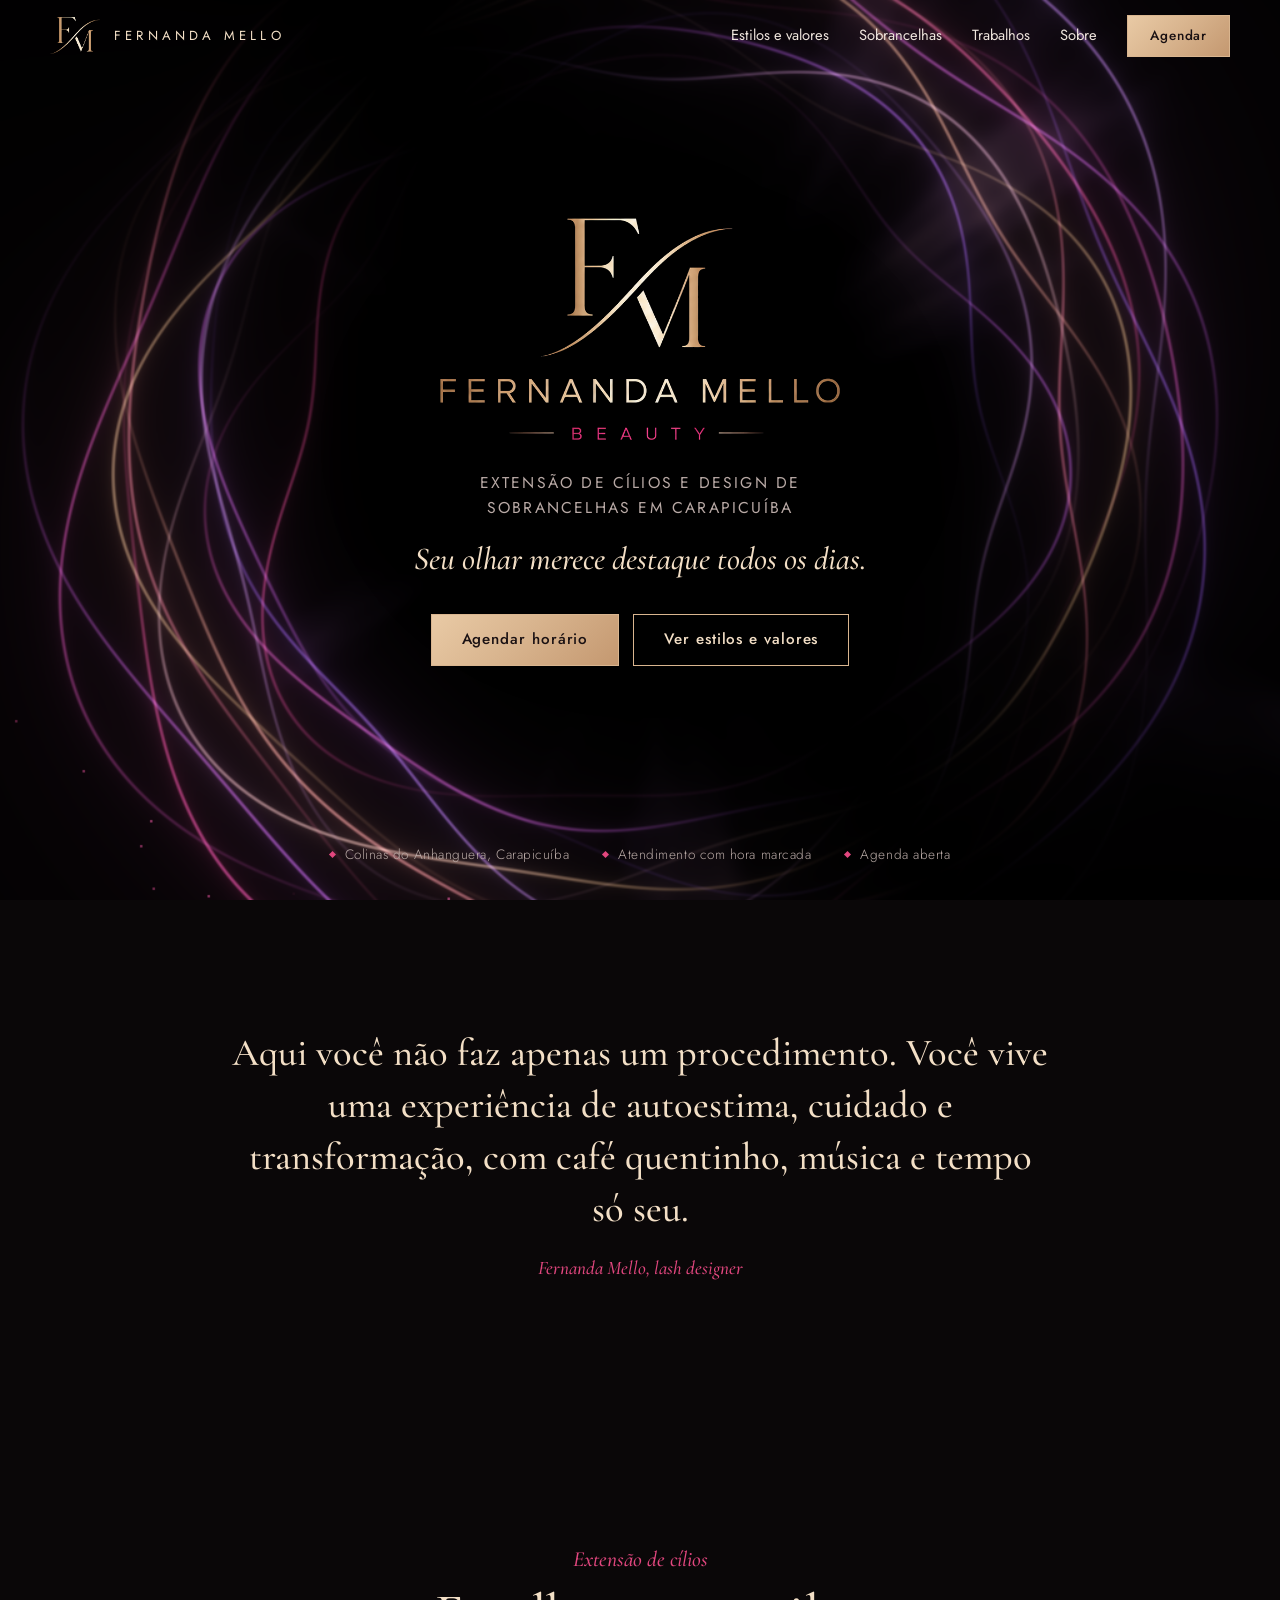
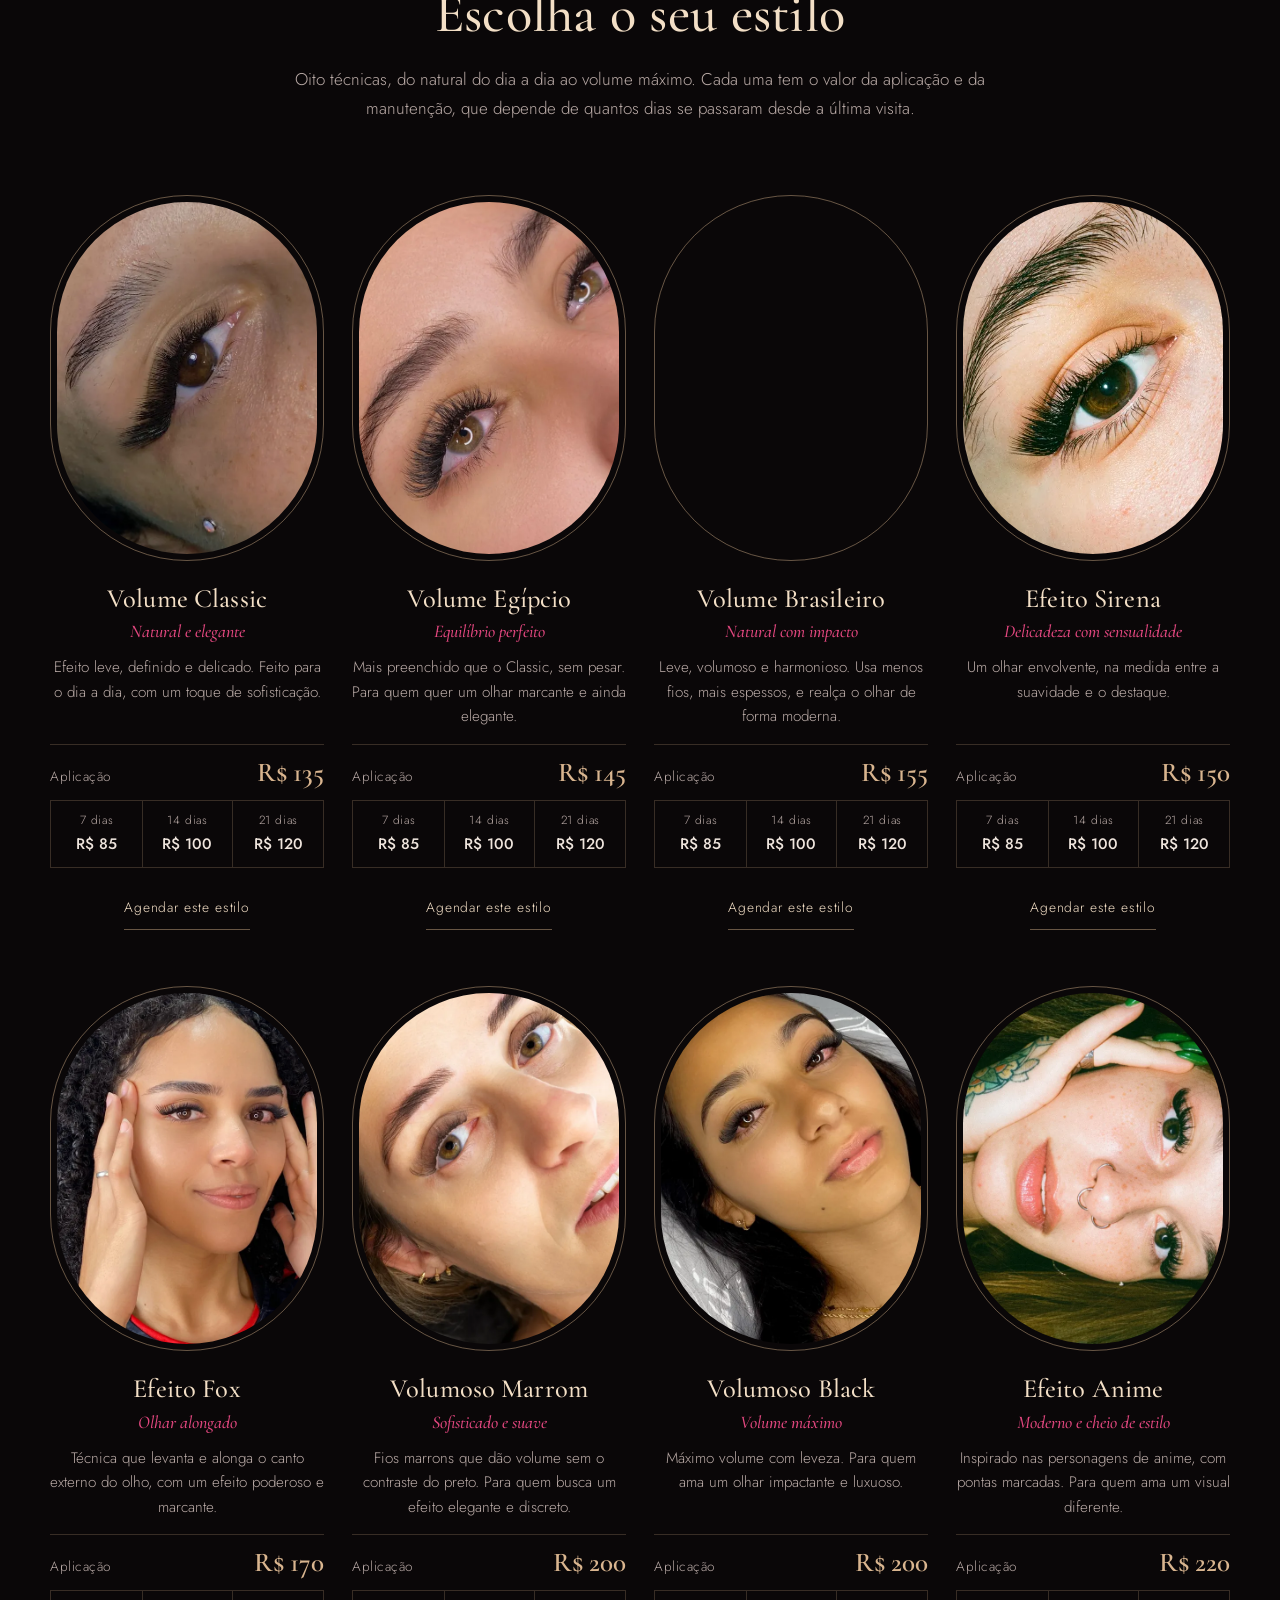
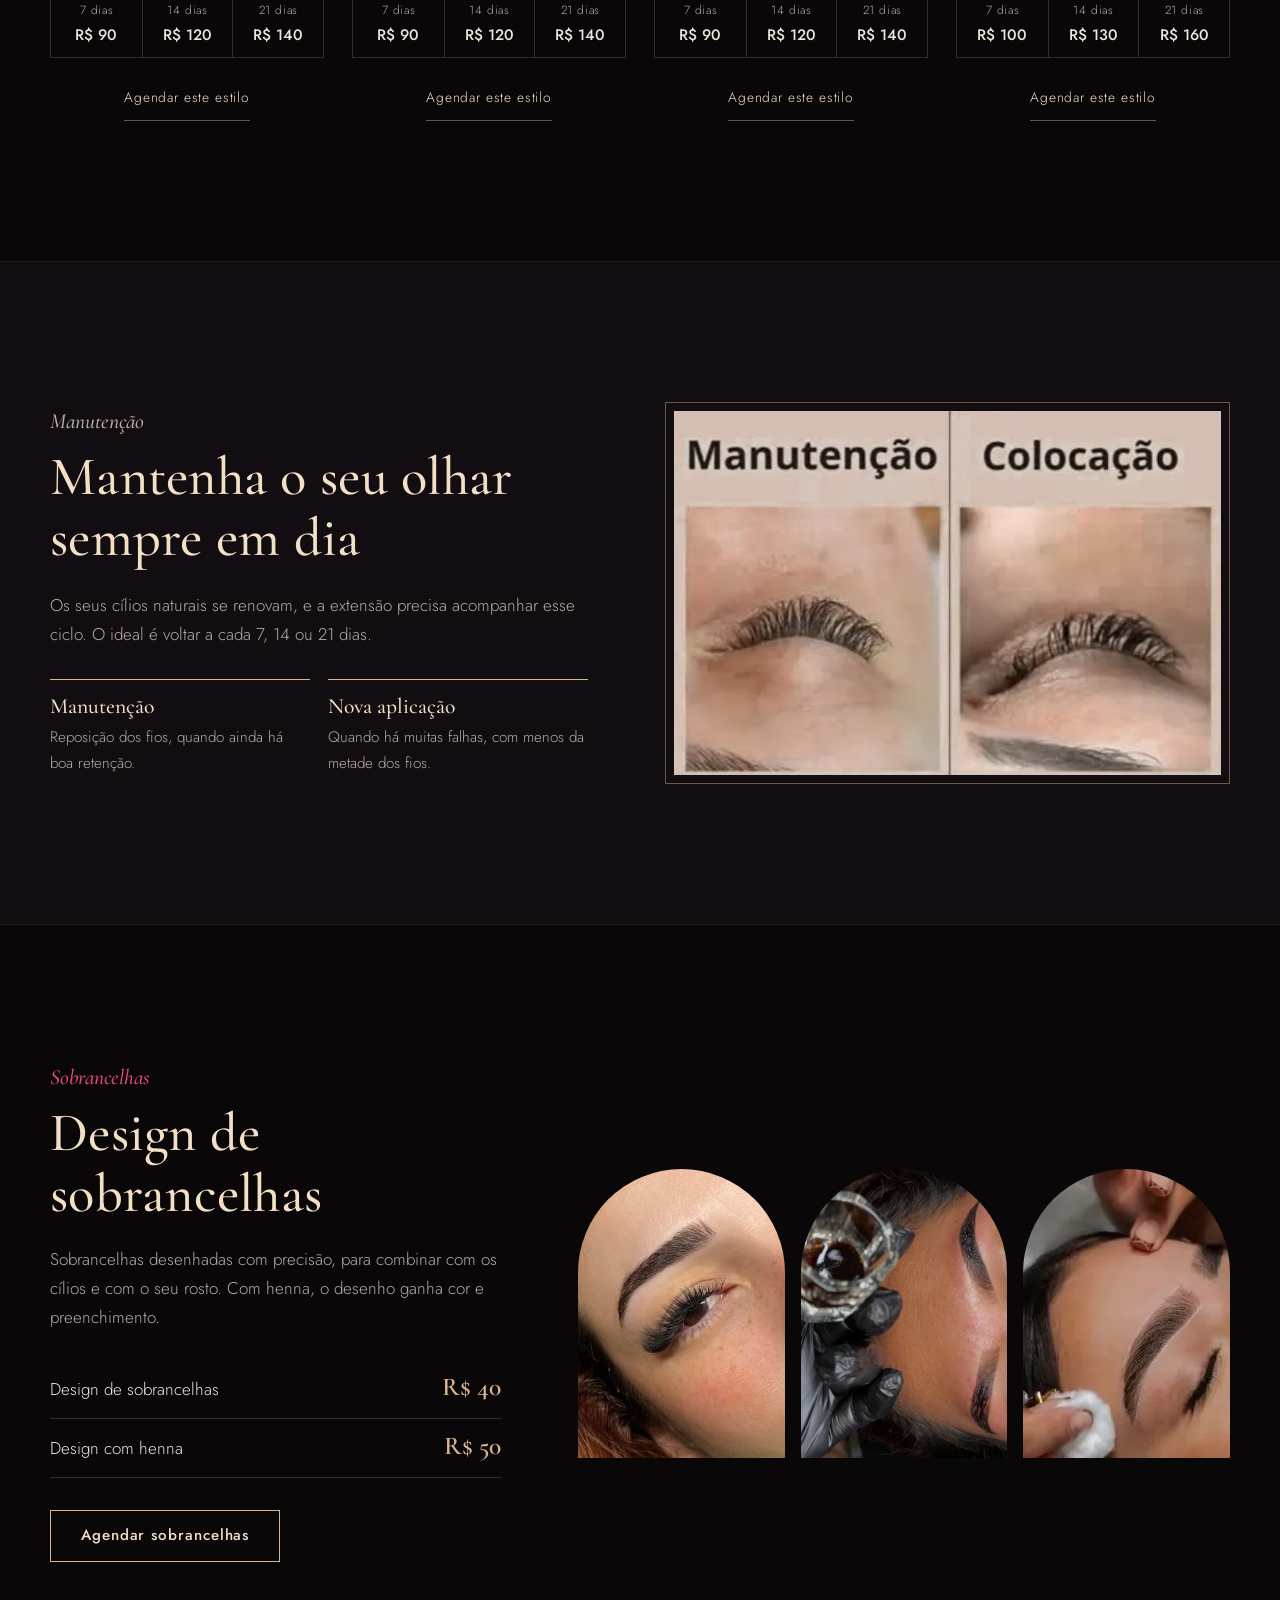
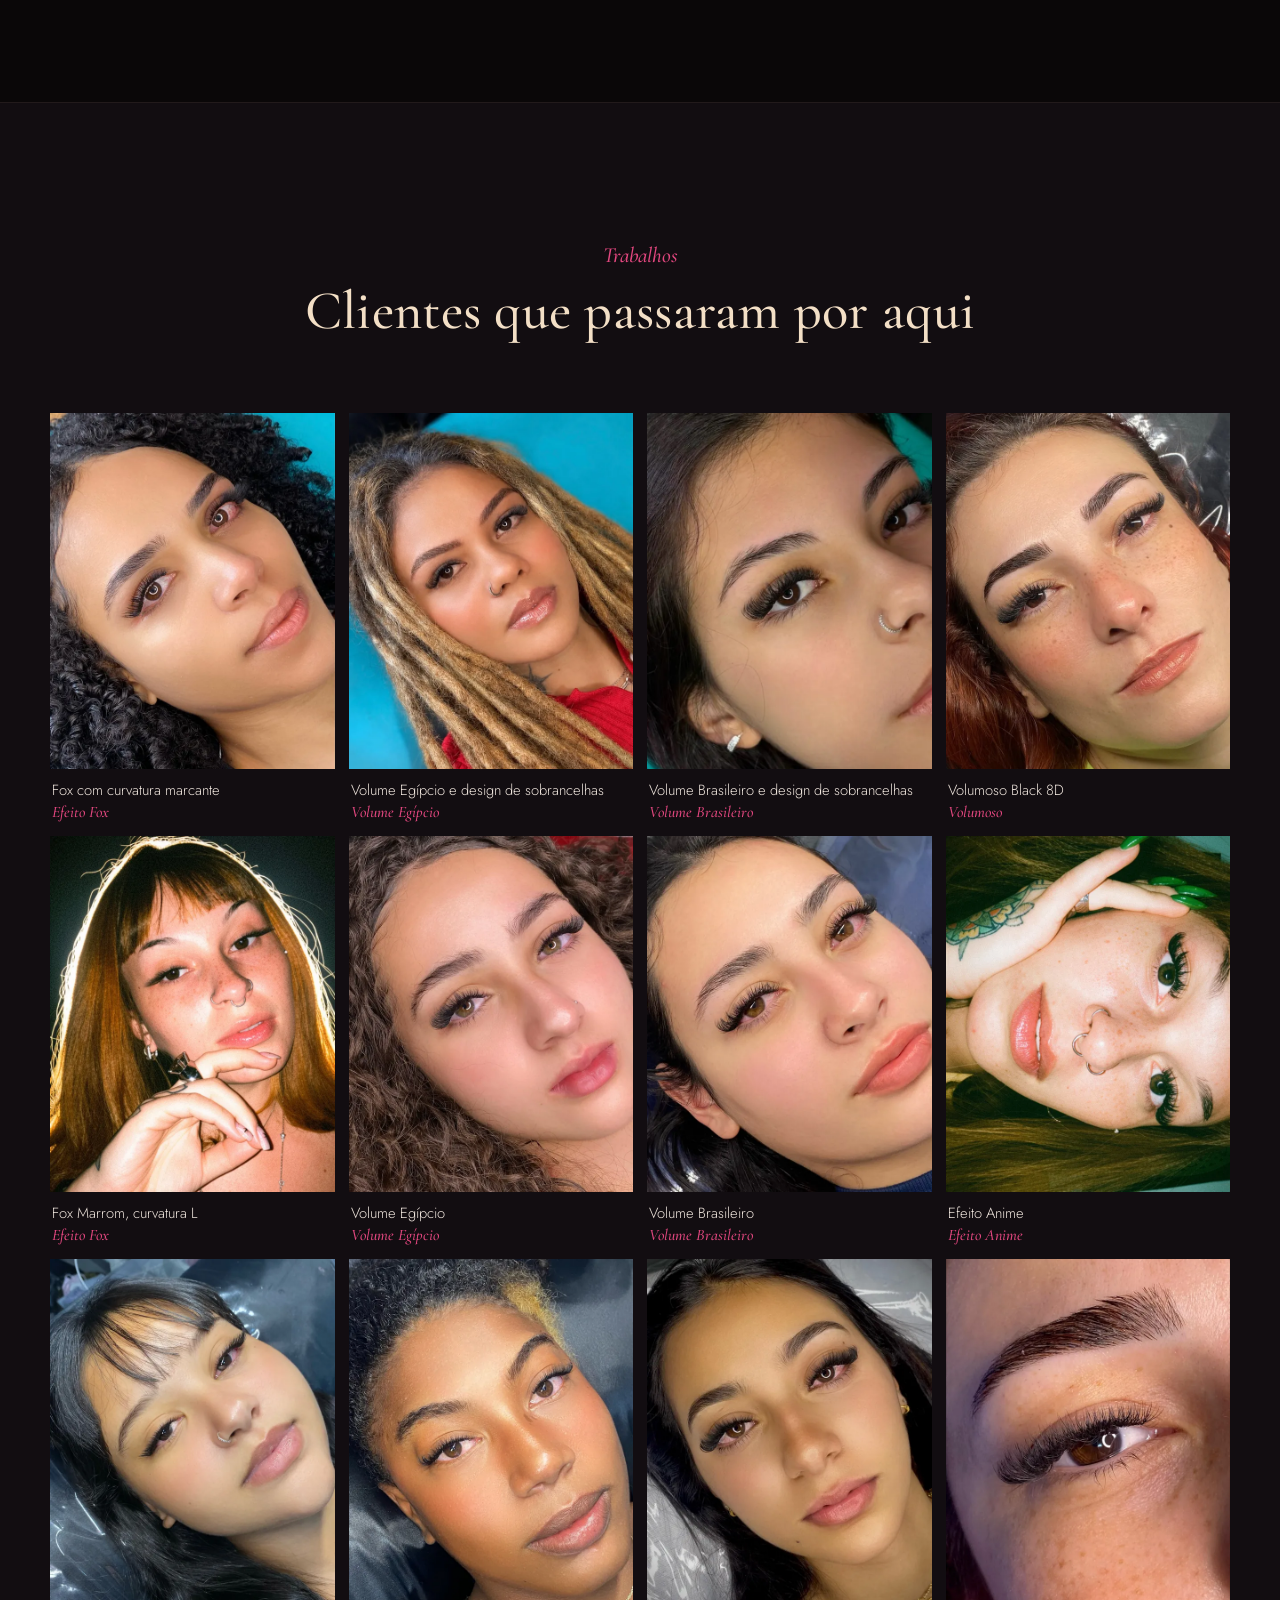
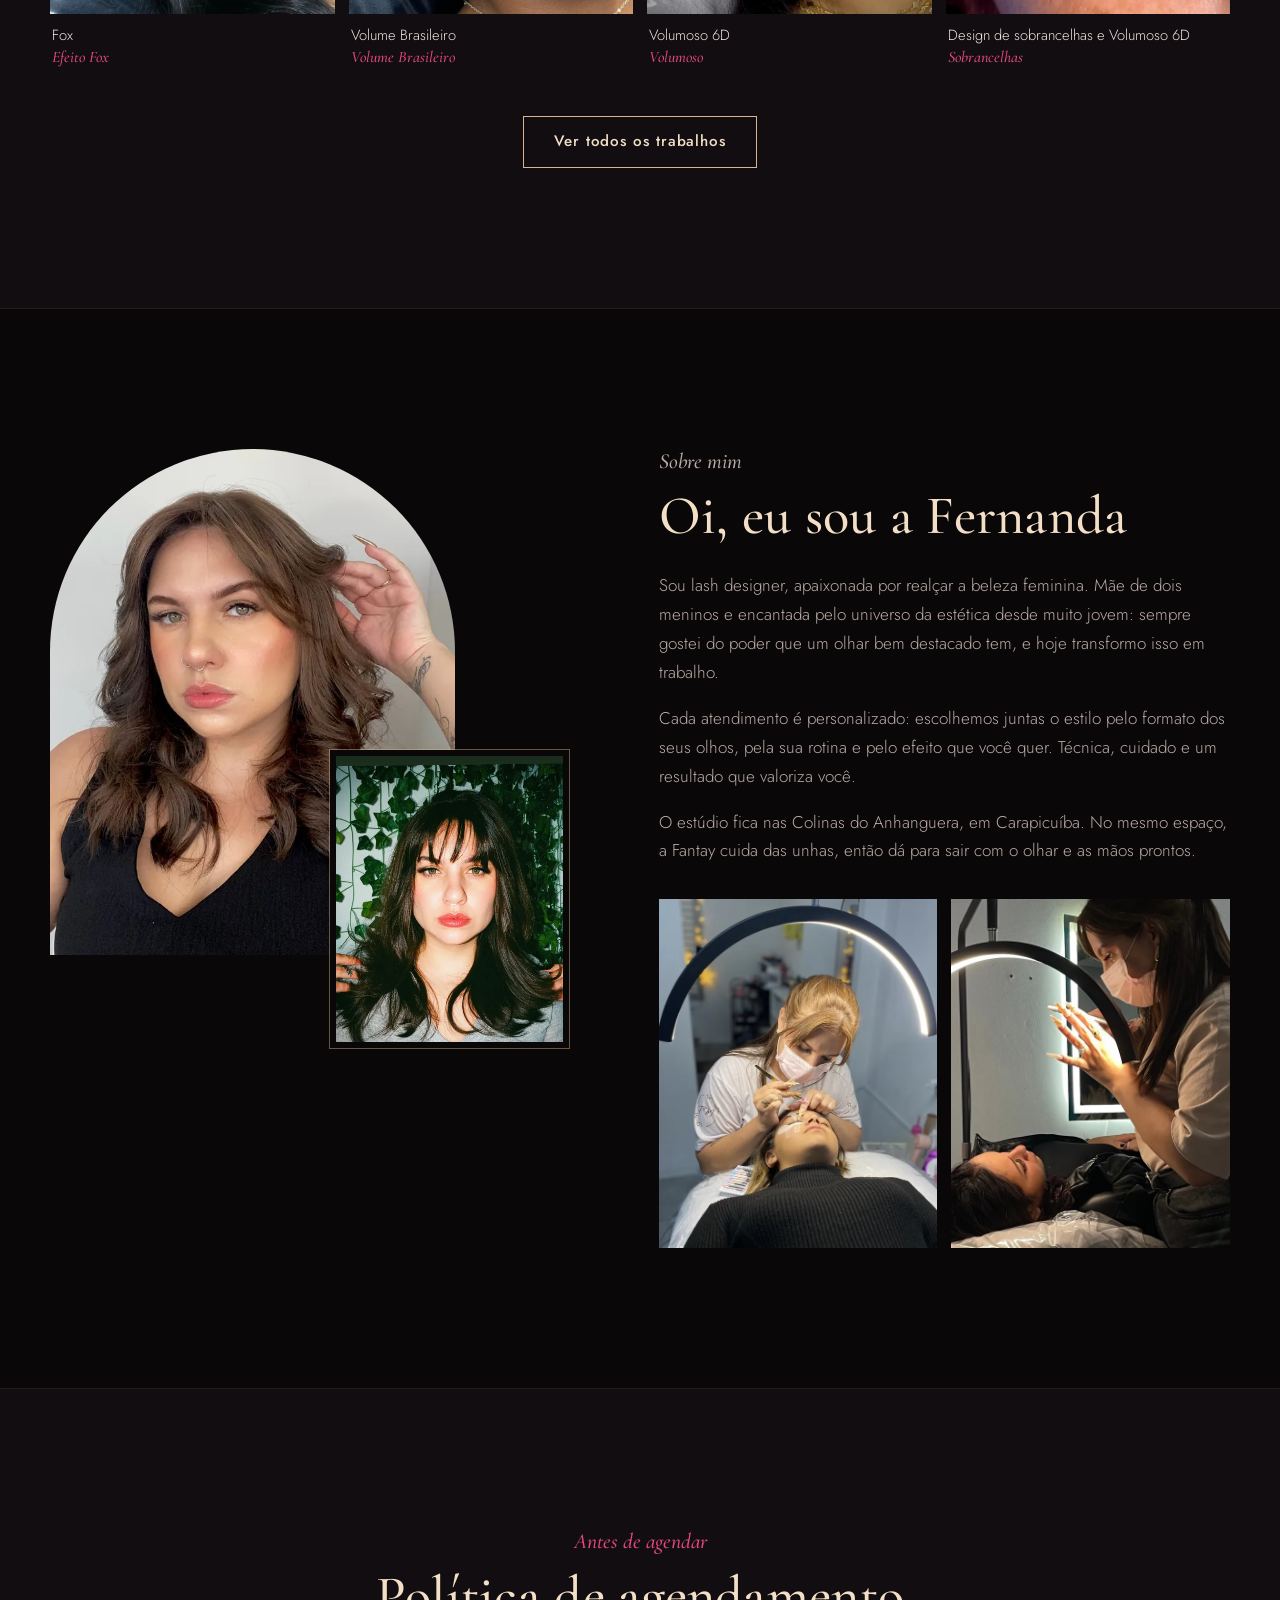
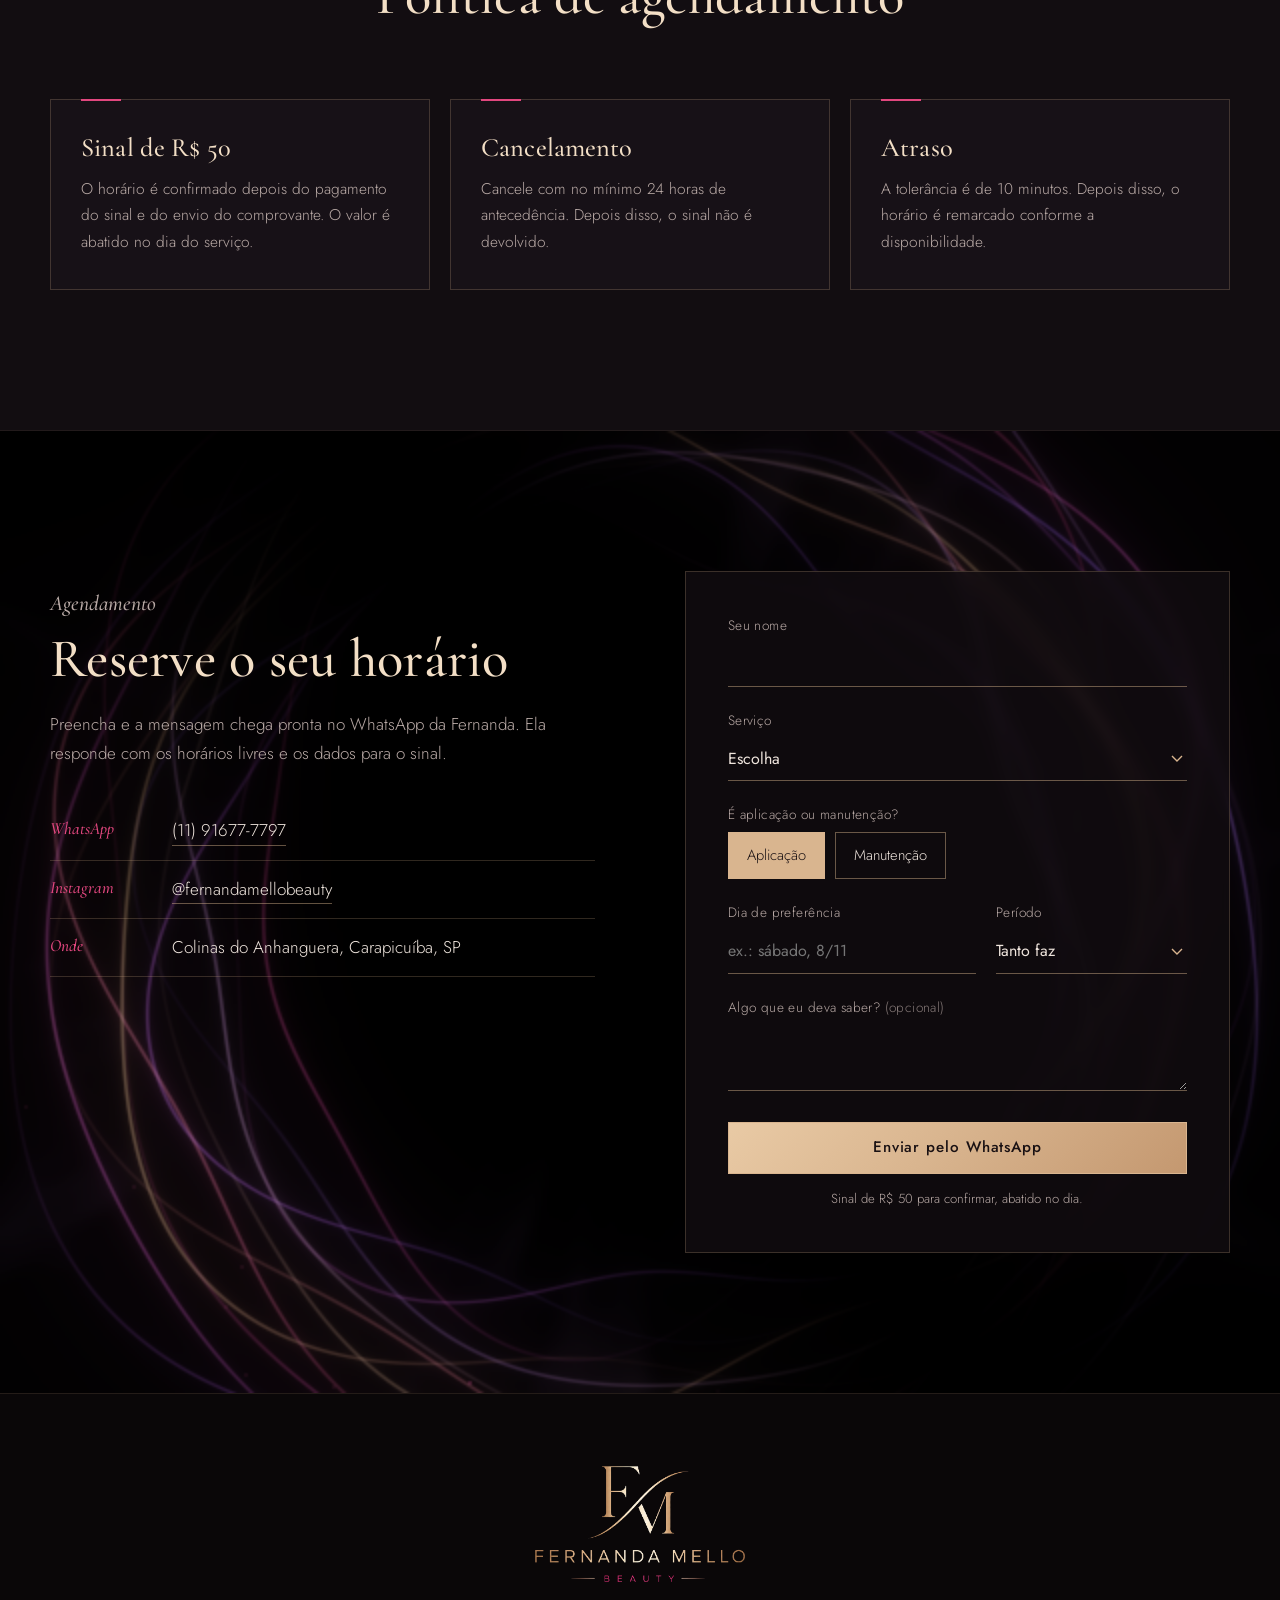
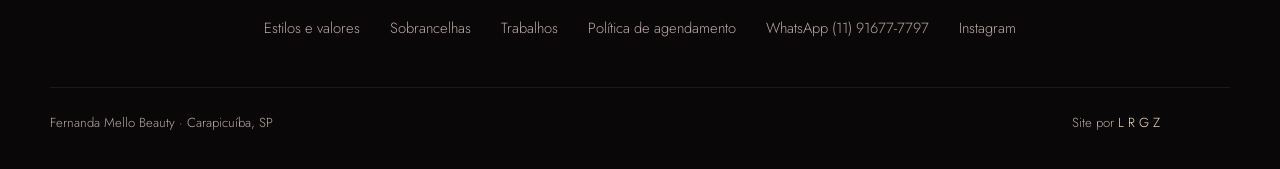
<file: index.html>
<!doctype html>
<html lang="pt-BR">
<head>
<meta charset="utf-8">
<meta name="viewport" content="width=device-width,initial-scale=1,viewport-fit=cover">
<title>Fernanda Mello Beauty · Extensão de cílios e sobrancelhas | Carapicuíba</title>
<meta name="description" content="Extensão de cílios (Classic, Egípcio, Brasileiro, Fox, Sirena, Volumoso e Anime) e design de sobrancelhas com Fernanda Mello, lash designer em Carapicuíba, Colinas do Anhanguera. Valores e agendamento pelo WhatsApp.">
<meta name="robots" content="noindex">
<meta name="theme-color" content="#0a0708">
<link rel="icon" href="favicon.ico" sizes="any">
<link rel="icon" href="favicon-32.png" sizes="32x32" type="image/png">
<link rel="icon" href="favicon-192.png" sizes="192x192" type="image/png">
<link rel="apple-touch-icon" href="apple-touch-icon.png">
<meta property="og:type" content="website">
<meta property="og:locale" content="pt_BR">
<meta property="og:site_name" content="Fernanda Mello Beauty">
<meta property="og:title" content="Fernanda Mello Beauty · Lash Designer">
<meta property="og:description" content="Extensão de cílios e design de sobrancelhas em Carapicuíba. Estilos, valores e agendamento.">
<meta property="og:url" content="https://azeugral.github.io/fernanda-mello/">
<meta property="og:image" content="https://azeugral.github.io/fernanda-mello/og.jpg?v=1">
<meta property="og:image:type" content="image/jpeg">
<meta property="og:image:width" content="1200">
<meta property="og:image:height" content="630">
<meta property="og:image:alt" content="Logo FM dourado de Fernanda Mello Beauty entre fios de luz rosa e dourados">
<meta name="twitter:card" content="summary_large_image">
<link rel="preconnect" href="https://fonts.googleapis.com">
<link rel="preconnect" href="https://fonts.gstatic.com" crossorigin>
<link href="https://fonts.googleapis.com/css2?family=Cormorant+Garamond:ital,wght@0,500;0,600;1,500&family=Jost:wght@300;400;500&display=swap" rel="stylesheet">
<link rel="preload" as="image" href="assets/img/logo.png">
<link rel="stylesheet" href="assets/style.css?v=20261029">
<script>document.documentElement.classList.add("js")</script>
<script type="application/ld+json">
{"@context":"https://schema.org","@type":"BeautySalon","name":"Fernanda Mello Beauty","description":"Extensão de cílios e design de sobrancelhas.","telephone":"+55 11 91677-7797","address":{"@type":"PostalAddress","addressLocality":"Carapicuíba","addressRegion":"SP","addressCountry":"BR"},"areaServed":"Colinas do Anhanguera","sameAs":["https://www.instagram.com/fernandamellobeauty/"]}
</script>
</head>
<body>
<a class="pular" href="#conteudo">Pular para o conteúdo</a>
<!--TOPO-->
<header class="topo">
  <div class="caixa topo__caixa">
    <a class="marca" href="./#inicio" aria-label="Fernanda Mello Beauty, início"><img src="assets/img/logo-fm.png" width="358" height="259" alt=""><span class="marca__nome">Fernanda Mello</span></a>
    <button class="abre-menu" type="button" aria-label="Abrir menu" aria-expanded="false" aria-controls="menu"><span></span><span></span></button>
    <nav class="menu" id="menu" aria-label="Principal">
      <a href="./#estilos">Estilos e valores</a>
      <a href="./#sobrancelhas">Sobrancelhas</a>
      <a href="trabalhos.html">Trabalhos</a>
      <a href="./#sobre">Sobre</a>
      <a class="btn btn--menor" href="./#agendar">Agendar</a>
    </nav>
  </div>
</header>
<!--/TOPO-->

<main id="conteudo">
<section class="hero" id="inicio">
  <canvas class="hero__fios" id="fios" aria-hidden="true"></canvas>
  <video class="hero__fios hero__fios--video" id="fios-video" muted loop playsinline webkit-playsinline disablepictureinpicture preload="none" poster="assets/img/fios-poster.webp?v=20261028" data-src="assets/video/fios-celular.mp4?v=20261028" aria-hidden="true"></video>
  <div class="hero__miolo">
    <img class="hero__logo entra" style="--d:0" src="assets/img/logo.png" width="747" height="414" alt="Fernanda Mello Beauty">
    <h1 class="hero__titulo entra" style="--d:1">Extensão de cílios e design de sobrancelhas em Carapicuíba</h1>
    <p class="hero__lead entra" style="--d:2">Seu olhar merece destaque todos os dias.</p>
    <div class="hero__acoes entra" style="--d:3">
      <a class="btn" href="#agendar">Agendar horário</a>
      <a class="btn btn--linha" href="#estilos">Ver estilos e valores</a>
    </div>
  </div>
  <ul class="hero__selos entra" style="--d:4">
    <li>Colinas do Anhanguera, Carapicuíba</li>
    <li>Atendimento com hora marcada</li>
    <li>Agenda aberta</li>
  </ul>
</section>

<section class="secao manifesto">
  <div class="caixa caixa--estreita revela">
    <p class="manifesto__texto">Aqui você não faz apenas um procedimento. Você vive uma experiência de autoestima, cuidado e transformação, com café quentinho, música e tempo só seu.</p>
    <p class="manifesto__assina">Fernanda Mello, lash designer</p>
  </div>
</section>

<section class="secao" id="estilos">
  <div class="caixa">
    <header class="cabeca revela">
      <p class="chapeu">Extensão de cílios</p>
      <h2>Escolha o seu estilo</h2>
      <p class="cabeca__lead">Oito técnicas, do natural do dia a dia ao volume máximo. Cada uma tem o valor da aplicação e da manutenção, que depende de quantos dias se passaram desde a última visita.</p>
    </header>

    <div class="estilos">
      <article class="estilo revela">
        <div class="estilo__foto"><img src="assets/p/e-classic-640.webp" width="599" height="749" alt="Olho com extensão Volume Classic, fios leves e definidos" loading="lazy" decoding="async"></div>
        <div class="estilo__corpo">
          <h3>Volume Classic</h3>
          <p class="estilo__sub">Natural e elegante</p>
          <p>Efeito leve, definido e delicado. Feito para o dia a dia, com um toque de sofisticação.</p>
          <p class="estilo__preco"><span>Aplicação</span><strong>R$ 135</strong></p>
          <dl class="manut"><div><dt>7 dias</dt><dd>R$ 85</dd></div><div><dt>14 dias</dt><dd>R$ 100</dd></div><div><dt>21 dias</dt><dd>R$ 120</dd></div></dl>
          <a class="estilo__pedir" href="#agendar" data-estilo="Volume Classic">Agendar este estilo</a>
        </div>
      </article>

      <article class="estilo revela">
        <div class="estilo__foto"><img src="assets/p/e-egipcio-640.webp" width="640" height="800" alt="Olho com extensão Volume Egípcio" loading="lazy" decoding="async"></div>
        <div class="estilo__corpo">
          <h3>Volume Egípcio</h3>
          <p class="estilo__sub">Equilíbrio perfeito</p>
          <p>Mais preenchido que o Classic, sem pesar. Para quem quer um olhar marcante e ainda elegante.</p>
          <p class="estilo__preco"><span>Aplicação</span><strong>R$ 145</strong></p>
          <dl class="manut"><div><dt>7 dias</dt><dd>R$ 85</dd></div><div><dt>14 dias</dt><dd>R$ 100</dd></div><div><dt>21 dias</dt><dd>R$ 120</dd></div></dl>
          <a class="estilo__pedir" href="#agendar" data-estilo="Volume Egípcio">Agendar este estilo</a>
        </div>
      </article>

      <article class="estilo revela">
        <div class="estilo__foto"><img src="assets/p/e-brasileiro-640.webp" width="640" height="800" alt="Olho com extensão Volume Brasileiro" loading="lazy" decoding="async"></div>
        <div class="estilo__corpo">
          <h3>Volume Brasileiro</h3>
          <p class="estilo__sub">Natural com impacto</p>
          <p>Leve, volumoso e harmonioso. Usa menos fios, mais espessos, e realça o olhar de forma moderna.</p>
          <p class="estilo__preco"><span>Aplicação</span><strong>R$ 155</strong></p>
          <dl class="manut"><div><dt>7 dias</dt><dd>R$ 85</dd></div><div><dt>14 dias</dt><dd>R$ 100</dd></div><div><dt>21 dias</dt><dd>R$ 120</dd></div></dl>
          <a class="estilo__pedir" href="#agendar" data-estilo="Volume Brasileiro">Agendar este estilo</a>
        </div>
      </article>

      <article class="estilo revela">
        <div class="estilo__foto"><img src="assets/p/e-sirena-640.webp" width="450" height="562" alt="Olho com Efeito Sirena" loading="lazy" decoding="async"></div>
        <div class="estilo__corpo">
          <h3>Efeito Sirena</h3>
          <p class="estilo__sub">Delicadeza com sensualidade</p>
          <p>Um olhar envolvente, na medida entre a suavidade e o destaque.</p>
          <p class="estilo__preco"><span>Aplicação</span><strong>R$ 150</strong></p>
          <dl class="manut"><div><dt>7 dias</dt><dd>R$ 85</dd></div><div><dt>14 dias</dt><dd>R$ 100</dd></div><div><dt>21 dias</dt><dd>R$ 120</dd></div></dl>
          <a class="estilo__pedir" href="#agendar" data-estilo="Efeito Sirena">Agendar este estilo</a>
        </div>
      </article>

      <article class="estilo revela">
        <div class="estilo__foto"><img src="assets/p/e-fox-640.webp" width="640" height="800" alt="Cliente com Efeito Fox, olhar alongado" loading="lazy" decoding="async"></div>
        <div class="estilo__corpo">
          <h3>Efeito Fox</h3>
          <p class="estilo__sub">Olhar alongado</p>
          <p>Técnica que levanta e alonga o canto externo do olho, com um efeito poderoso e marcante.</p>
          <p class="estilo__preco"><span>Aplicação</span><strong>R$ 170</strong></p>
          <dl class="manut"><div><dt>7 dias</dt><dd>R$ 90</dd></div><div><dt>14 dias</dt><dd>R$ 120</dd></div><div><dt>21 dias</dt><dd>R$ 140</dd></div></dl>
          <a class="estilo__pedir" href="#agendar" data-estilo="Efeito Fox">Agendar este estilo</a>
        </div>
      </article>

      <article class="estilo revela">
        <div class="estilo__foto"><img src="assets/p/e-marrom-640.webp" width="640" height="800" alt="Cliente com Volumoso Marrom e design com henna" loading="lazy" decoding="async"></div>
        <div class="estilo__corpo">
          <h3>Volumoso Marrom</h3>
          <p class="estilo__sub">Sofisticado e suave</p>
          <p>Fios marrons que dão volume sem o contraste do preto. Para quem busca um efeito elegante e discreto.</p>
          <p class="estilo__preco"><span>Aplicação</span><strong>R$ 200</strong></p>
          <dl class="manut"><div><dt>7 dias</dt><dd>R$ 90</dd></div><div><dt>14 dias</dt><dd>R$ 120</dd></div><div><dt>21 dias</dt><dd>R$ 140</dd></div></dl>
          <a class="estilo__pedir" href="#agendar" data-estilo="Volumoso Marrom">Agendar este estilo</a>
        </div>
      </article>

      <article class="estilo revela">
        <div class="estilo__foto"><img src="assets/p/e-black-640.webp" width="640" height="800" alt="Cliente com Volumoso Black" loading="lazy" decoding="async"></div>
        <div class="estilo__corpo">
          <h3>Volumoso Black</h3>
          <p class="estilo__sub">Volume máximo</p>
          <p>Máximo volume com leveza. Para quem ama um olhar impactante e luxuoso.</p>
          <p class="estilo__preco"><span>Aplicação</span><strong>R$ 200</strong></p>
          <dl class="manut"><div><dt>7 dias</dt><dd>R$ 90</dd></div><div><dt>14 dias</dt><dd>R$ 120</dd></div><div><dt>21 dias</dt><dd>R$ 140</dd></div></dl>
          <a class="estilo__pedir" href="#agendar" data-estilo="Volumoso Black">Agendar este estilo</a>
        </div>
      </article>

      <article class="estilo revela">
        <div class="estilo__foto"><img src="assets/p/e-anime-640.webp" width="640" height="800" alt="Cliente com Efeito Anime, fios em pontas" loading="lazy" decoding="async"></div>
        <div class="estilo__corpo">
          <h3>Efeito Anime</h3>
          <p class="estilo__sub">Moderno e cheio de estilo</p>
          <p>Inspirado nas personagens de anime, com pontas marcadas. Para quem ama um visual diferente.</p>
          <p class="estilo__preco"><span>Aplicação</span><strong>R$ 220</strong></p>
          <dl class="manut"><div><dt>7 dias</dt><dd>R$ 100</dd></div><div><dt>14 dias</dt><dd>R$ 130</dd></div><div><dt>21 dias</dt><dd>R$ 160</dd></div></dl>
          <a class="estilo__pedir" href="#agendar" data-estilo="Efeito Anime">Agendar este estilo</a>
        </div>
      </article>
    </div>
    <div class="estilos__nav" aria-hidden="true"><span class="estilos__dica">Deslize para ver os 8 estilos</span><span class="estilos__pontos"></span></div>
  </div>
</section>

<section class="secao secao--placa" id="manutencao">
  <div class="caixa manutencao">
    <div class="manutencao__texto revela">
      <p class="chapeu">Manutenção</p>
      <h2>Mantenha o seu olhar sempre em dia</h2>
      <p>Os seus cílios naturais se renovam, e a extensão precisa acompanhar esse ciclo. O ideal é voltar a cada 7, 14 ou 21 dias.</p>
      <dl class="duas">
        <div><dt>Manutenção</dt><dd>Reposição dos fios, quando ainda há boa retenção.</dd></div>
        <div><dt>Nova aplicação</dt><dd>Quando há muitas falhas, com menos da metade dos fios.</dd></div>
      </dl>
    </div>
    <figure class="manutencao__foto revela">
      <img src="assets/p/manutencao-640.webp" width="615" height="410" alt="Comparação entre cílios na hora da manutenção e logo depois da colocação" loading="lazy" decoding="async">
    </figure>
  </div>
</section>

<section class="secao" id="sobrancelhas">
  <div class="caixa sobrancelhas">
    <header class="cabeca cabeca--esq revela">
      <p class="chapeu">Sobrancelhas</p>
      <h2>Design de sobrancelhas</h2>
      <p class="cabeca__lead">Sobrancelhas desenhadas com precisão, para combinar com os cílios e com o seu rosto. Com henna, o desenho ganha cor e preenchimento.</p>
      <ul class="tabela">
        <li><span>Design de sobrancelhas</span><strong>R$ 40</strong></li>
        <li><span>Design com henna</span><strong>R$ 50</strong></li>
      </ul>
      <a class="btn btn--linha" href="#agendar" data-estilo="Design de sobrancelhas">Agendar sobrancelhas</a>
    </header>
    <div class="sobrancelhas__fotos">
      <figure class="revela"><img src="assets/p/s-1-640.webp" width="600" height="750" alt="Sobrancelha desenhada com cílios em volume" loading="lazy" decoding="async"></figure>
      <figure class="revela"><img src="assets/p/s-2-640.webp" width="608" height="760" alt="Aplicação de henna na sobrancelha" loading="lazy" decoding="async"></figure>
      <figure class="revela"><img src="assets/p/s-3-640.webp" width="330" height="413" alt="Finalização do design de sobrancelhas" loading="lazy" decoding="async"></figure>
    </div>
  </div>
</section>

<section class="secao secao--placa" id="trabalhos">
  <div class="caixa">
    <header class="cabeca revela">
      <p class="chapeu">Trabalhos</p>
      <h2>Clientes que passaram por aqui</h2>
    </header>
    <div class="grade">
<!--GRADE-RESUMO-->
<figure class="trab revela" data-cat="fox"><button type="button" class="trab__abre" aria-label="Ampliar: Fox com curvatura marcante"><img src="assets/p/t-fox-01-640.webp" srcset="assets/p/t-fox-01-640.webp 640w, assets/p/t-fox-01-1080.webp 1080w" sizes="(max-width:700px) 50vw, 25vw" width="640" height="800" alt="Fox com curvatura marcante" loading="lazy" decoding="async"></button><figcaption>Fox com curvatura marcante<span>Efeito Fox</span></figcaption></figure>
<figure class="trab revela" data-cat="egipcio"><button type="button" class="trab__abre" aria-label="Ampliar: Volume Egípcio e design de sobrancelhas"><img src="assets/p/t-egi-01-640.webp" srcset="assets/p/t-egi-01-640.webp 640w, assets/p/t-egi-01-1080.webp 1080w" sizes="(max-width:700px) 50vw, 25vw" width="640" height="800" alt="Volume Egípcio e design de sobrancelhas" loading="lazy" decoding="async"></button><figcaption>Volume Egípcio e design de sobrancelhas<span>Volume Egípcio</span></figcaption></figure>
<figure class="trab revela" data-cat="brasileiro"><button type="button" class="trab__abre" aria-label="Ampliar: Volume Brasileiro e design de sobrancelhas"><img src="assets/p/t-bra-01-640.webp" srcset="assets/p/t-bra-01-640.webp 640w, assets/p/t-bra-01-1080.webp 1080w" sizes="(max-width:700px) 50vw, 25vw" width="640" height="800" alt="Volume Brasileiro e design de sobrancelhas" loading="lazy" decoding="async"></button><figcaption>Volume Brasileiro e design de sobrancelhas<span>Volume Brasileiro</span></figcaption></figure>
<figure class="trab revela" data-cat="volumoso"><button type="button" class="trab__abre" aria-label="Ampliar: Volumoso Black 8D"><img src="assets/p/t-vol-01-640.webp" srcset="assets/p/t-vol-01-640.webp 640w, assets/p/t-vol-01-1080.webp 1080w" sizes="(max-width:700px) 50vw, 25vw" width="640" height="800" alt="Volumoso Black 8D" loading="lazy" decoding="async"></button><figcaption>Volumoso Black 8D<span>Volumoso</span></figcaption></figure>
<figure class="trab revela" data-cat="fox"><button type="button" class="trab__abre" aria-label="Ampliar: Fox Marrom, curvatura L"><img src="assets/p/t-fox-02-640.webp" srcset="assets/p/t-fox-02-640.webp 640w, assets/p/t-fox-02-1080.webp 1080w" sizes="(max-width:700px) 50vw, 25vw" width="640" height="800" alt="Fox Marrom, curvatura L" loading="lazy" decoding="async"></button><figcaption>Fox Marrom, curvatura L<span>Efeito Fox</span></figcaption></figure>
<figure class="trab revela" data-cat="egipcio"><button type="button" class="trab__abre" aria-label="Ampliar: Volume Egípcio"><img src="assets/p/t-egi-02-640.webp" srcset="assets/p/t-egi-02-640.webp 640w, assets/p/t-egi-02-1080.webp 1080w" sizes="(max-width:700px) 50vw, 25vw" width="640" height="800" alt="Volume Egípcio" loading="lazy" decoding="async"></button><figcaption>Volume Egípcio<span>Volume Egípcio</span></figcaption></figure>
<figure class="trab revela" data-cat="brasileiro"><button type="button" class="trab__abre" aria-label="Ampliar: Volume Brasileiro"><img src="assets/p/t-bra-02-640.webp" srcset="assets/p/t-bra-02-640.webp 640w, assets/p/t-bra-02-1080.webp 1080w" sizes="(max-width:700px) 50vw, 25vw" width="640" height="800" alt="Volume Brasileiro" loading="lazy" decoding="async"></button><figcaption>Volume Brasileiro<span>Volume Brasileiro</span></figcaption></figure>
<figure class="trab revela" data-cat="anime"><button type="button" class="trab__abre" aria-label="Ampliar: Efeito Anime"><img src="assets/p/t-ani-01-640.webp" srcset="assets/p/t-ani-01-640.webp 640w, assets/p/t-ani-01-1080.webp 1080w" sizes="(max-width:700px) 50vw, 25vw" width="640" height="800" alt="Efeito Anime" loading="lazy" decoding="async"></button><figcaption>Efeito Anime<span>Efeito Anime</span></figcaption></figure>
<figure class="trab revela" data-cat="fox"><button type="button" class="trab__abre" aria-label="Ampliar: Fox"><img src="assets/p/t-fox-03-640.webp" srcset="assets/p/t-fox-03-640.webp 640w, assets/p/t-fox-03-1080.webp 1080w" sizes="(max-width:700px) 50vw, 25vw" width="640" height="800" alt="Fox" loading="lazy" decoding="async"></button><figcaption>Fox<span>Efeito Fox</span></figcaption></figure>
<figure class="trab revela" data-cat="brasileiro"><button type="button" class="trab__abre" aria-label="Ampliar: Volume Brasileiro"><img src="assets/p/t-bra-03-640.webp" srcset="assets/p/t-bra-03-640.webp 640w, assets/p/t-bra-03-1080.webp 1080w" sizes="(max-width:700px) 50vw, 25vw" width="640" height="800" alt="Volume Brasileiro" loading="lazy" decoding="async"></button><figcaption>Volume Brasileiro<span>Volume Brasileiro</span></figcaption></figure>
<figure class="trab revela" data-cat="volumoso"><button type="button" class="trab__abre" aria-label="Ampliar: Volumoso 6D"><img src="assets/p/t-vol-02-640.webp" srcset="assets/p/t-vol-02-640.webp 640w, assets/p/t-vol-02-1080.webp 1080w" sizes="(max-width:700px) 50vw, 25vw" width="640" height="800" alt="Volumoso 6D" loading="lazy" decoding="async"></button><figcaption>Volumoso 6D<span>Volumoso</span></figcaption></figure>
<figure class="trab revela" data-cat="sobrancelha"><button type="button" class="trab__abre" aria-label="Ampliar: Design de sobrancelhas e Volumoso 6D"><img src="assets/p/t-sob-01-640.webp" srcset="assets/p/t-sob-01-640.webp 640w, assets/p/t-sob-01-1080.webp 1080w" sizes="(max-width:700px) 50vw, 25vw" width="640" height="800" alt="Design de sobrancelhas e Volumoso 6D" loading="lazy" decoding="async"></button><figcaption>Design de sobrancelhas e Volumoso 6D<span>Sobrancelhas</span></figcaption></figure>
<!--/GRADE-RESUMO-->
    </div>
    <p class="centro revela"><a class="btn btn--linha" href="trabalhos.html">Ver todos os trabalhos</a></p>
  </div>
</section>

<section class="secao" id="sobre">
  <div class="caixa sobre">
    <div class="sobre__fotos revela">
      <figure class="sobre__f1"><img src="assets/p/fernanda-640.webp" width="621" height="776" alt="Fernanda Mello, de cabelo castanho ondulado e blusa preta" loading="lazy" decoding="async"></figure>
      <figure class="sobre__f2"><img src="assets/p/fernanda-2-640.webp" width="450" height="562" alt="Fernanda Mello em frente a uma parede de folhagens" loading="lazy" decoding="async"></figure>
    </div>
    <div class="sobre__texto revela">
      <p class="chapeu">Sobre mim</p>
      <h2>Oi, eu sou a Fernanda</h2>
      <p>Sou lash designer, apaixonada por realçar a beleza feminina. Mãe de dois meninos e encantada pelo universo da estética desde muito jovem: sempre gostei do poder que um olhar bem destacado tem, e hoje transformo isso em trabalho.</p>
      <p>Cada atendimento é personalizado: escolhemos juntas o estilo pelo formato dos seus olhos, pela sua rotina e pelo efeito que você quer. Técnica, cuidado e um resultado que valoriza você.</p>
      <p>O estúdio fica nas Colinas do Anhanguera, em Carapicuíba. No mesmo espaço, a Fantay cuida das unhas, então dá para sair com o olhar e as mãos prontos.</p>
      <div class="bastidores">
        <figure><img src="assets/p/bast-1-640.webp" width="612" height="765" alt="Fernanda aplicando extensão de cílios sob a luz de anel" loading="lazy" decoding="async"></figure>
        <figure><img src="assets/p/bast-2-640.webp" width="578" height="722" alt="Fernanda conferindo o resultado com a cliente na maca" loading="lazy" decoding="async"></figure>
      </div>
    </div>
  </div>
</section>

<section class="secao secao--placa" id="politica">
  <div class="caixa">
    <header class="cabeca revela">
      <p class="chapeu">Antes de agendar</p>
      <h2>Política de agendamento</h2>
    </header>
    <ol class="regras">
      <li class="revela"><h3>Sinal de R$ 50</h3><p>O horário é confirmado depois do pagamento do sinal e do envio do comprovante. O valor é abatido no dia do serviço.</p></li>
      <li class="revela"><h3>Cancelamento</h3><p>Cancele com no mínimo 24 horas de antecedência. Depois disso, o sinal não é devolvido.</p></li>
      <li class="revela"><h3>Atraso</h3><p>A tolerância é de 10 minutos. Depois disso, o horário é remarcado conforme a disponibilidade.</p></li>
    </ol>
  </div>
</section>

<section class="secao agendar" id="agendar">
  <canvas class="agendar__fios" id="fios-agendar" aria-hidden="true"></canvas>
  <div class="caixa agendar__caixa">
    <div class="agendar__texto revela">
      <p class="chapeu">Agendamento</p>
      <h2>Reserve o seu horário</h2>
      <p>Preencha e a mensagem chega pronta no WhatsApp da Fernanda. Ela responde com os horários livres e os dados para o sinal.</p>
      <ul class="contatos">
        <li><span>WhatsApp</span><a href="https://wa.me/5511916777797" target="_blank" rel="noopener">(11) 91677-7797</a></li>
        <li><span>Instagram</span><a href="https://www.instagram.com/fernandamellobeauty/" target="_blank" rel="noopener">@fernandamellobeauty</a></li>
        <li><span>Onde</span>Colinas do Anhanguera, Carapicuíba, SP</li>
      </ul>
    </div>
    <form class="form revela" id="form-agendar" novalidate>
      <label class="campo"><span>Seu nome</span><input name="nome" autocomplete="given-name" required></label>
      <label class="campo"><span>Serviço</span>
        <select name="servico" required>
          <option value="">Escolha</option>
          <optgroup label="Extensão de cílios">
            <option>Volume Classic</option><option>Volume Egípcio</option><option>Volume Brasileiro</option><option>Efeito Sirena</option>
            <option>Efeito Fox</option><option>Volumoso Marrom</option><option>Volumoso Black</option><option>Efeito Anime</option>
          </optgroup>
          <optgroup label="Sobrancelhas">
            <option>Design de sobrancelhas</option><option>Design com henna</option>
          </optgroup>
          <option>Ainda não sei, quero ajuda para escolher</option>
        </select>
      </label>
      <fieldset class="campo campo--opcoes" id="tipo">
        <legend>É aplicação ou manutenção?</legend>
        <label><input type="radio" name="tipo" value="Aplicação" checked><span>Aplicação</span></label>
        <label><input type="radio" name="tipo" value="Manutenção"><span>Manutenção</span></label>
      </fieldset>
      <div class="campo-duplo">
        <label class="campo"><span>Dia de preferência</span><input name="dia" placeholder="ex.: sábado, 8/11"></label>
        <label class="campo"><span>Período</span>
          <select name="periodo"><option>Tanto faz</option><option>Manhã</option><option>Tarde</option><option>Noite</option></select>
        </label>
      </div>
      <label class="campo"><span>Algo que eu deva saber? <em>(opcional)</em></span><textarea name="obs" rows="2"></textarea></label>
      <p class="form__erro" id="form-erro" role="alert" hidden>Preencha seu nome e o serviço.</p>
      <button class="btn btn--cheio" type="submit">Enviar pelo WhatsApp</button>
      <p class="form__nota">Sinal de R$ 50 para confirmar, abatido no dia.</p>
    </form>
  </div>
</section>
</main>

<!--RODAPE-->
<footer class="rodape">
  <div class="caixa rodape__caixa">
    <img class="rodape__logo" src="assets/img/logo.png" width="747" height="414" alt="Fernanda Mello Beauty" loading="lazy">
    <nav class="rodape__links" aria-label="Rodapé">
      <a href="./#estilos">Estilos e valores</a>
      <a href="./#sobrancelhas">Sobrancelhas</a>
      <a href="trabalhos.html">Trabalhos</a>
      <a href="./#politica">Política de agendamento</a>
      <a href="https://wa.me/5511916777797" target="_blank" rel="noopener">WhatsApp (11) 91677-7797</a>
      <a href="https://www.instagram.com/fernandamellobeauty/" target="_blank" rel="noopener">Instagram</a>
    </nav>
    <p class="rodape__fim"><span>Fernanda Mello Beauty · Carapicuíba, SP</span><span>Site por <a href="https://lrgz.com.br">L R G Z</a></span></p>
  </div>
</footer>
<a class="zap" href="https://wa.me/5511916777797" target="_blank" rel="noopener" aria-label="Conversar no WhatsApp"><svg viewBox="0 0 24 24" width="24" height="24" aria-hidden="true"><path fill="currentColor" d="M12.04 2a9.9 9.9 0 0 0-8.5 15l-1.4 5 5.2-1.4A9.9 9.9 0 1 0 12.04 2Zm0 18.1a8.2 8.2 0 0 1-4.2-1.2l-.3-.2-3.1.8.8-3-.2-.3a8.2 8.2 0 1 1 7 3.9Zm4.5-6.1c-.2-.1-1.5-.7-1.7-.8-.2-.1-.4-.1-.6.1l-.8 1c-.1.2-.3.2-.5.1a6.7 6.7 0 0 1-3.3-2.9c-.2-.4.2-.4.7-1.3.1-.2 0-.3 0-.4l-.8-1.8c-.2-.5-.4-.4-.6-.4h-.5a1 1 0 0 0-.7.3 3 3 0 0 0-.9 2.2 5.2 5.2 0 0 0 1.1 2.7 11.8 11.8 0 0 0 4.5 4c1.7.7 2.3.8 3.2.6a2.7 2.7 0 0 0 1.8-1.2 2.2 2.2 0 0 0 .1-1.3c0-.1-.2-.2-.4-.3Z"/></svg></a>
<!--/RODAPE-->

<div class="foto-grande" id="foto-grande" role="dialog" aria-modal="true" aria-label="Foto ampliada" hidden>
  <button class="foto-grande__fecha" type="button" aria-label="Fechar">Fechar</button>
  <button class="foto-grande__seta foto-grande__seta--ant" type="button" aria-label="Foto anterior"></button>
  <figure><img alt=""><figcaption></figcaption></figure>
  <button class="foto-grande__seta foto-grande__seta--prox" type="button" aria-label="Próxima foto"></button>
</div>

<script src="assets/fios.js?v=20261028"></script>
<script src="assets/site.js?v=20261029"></script>
</body>
</html>
</file>
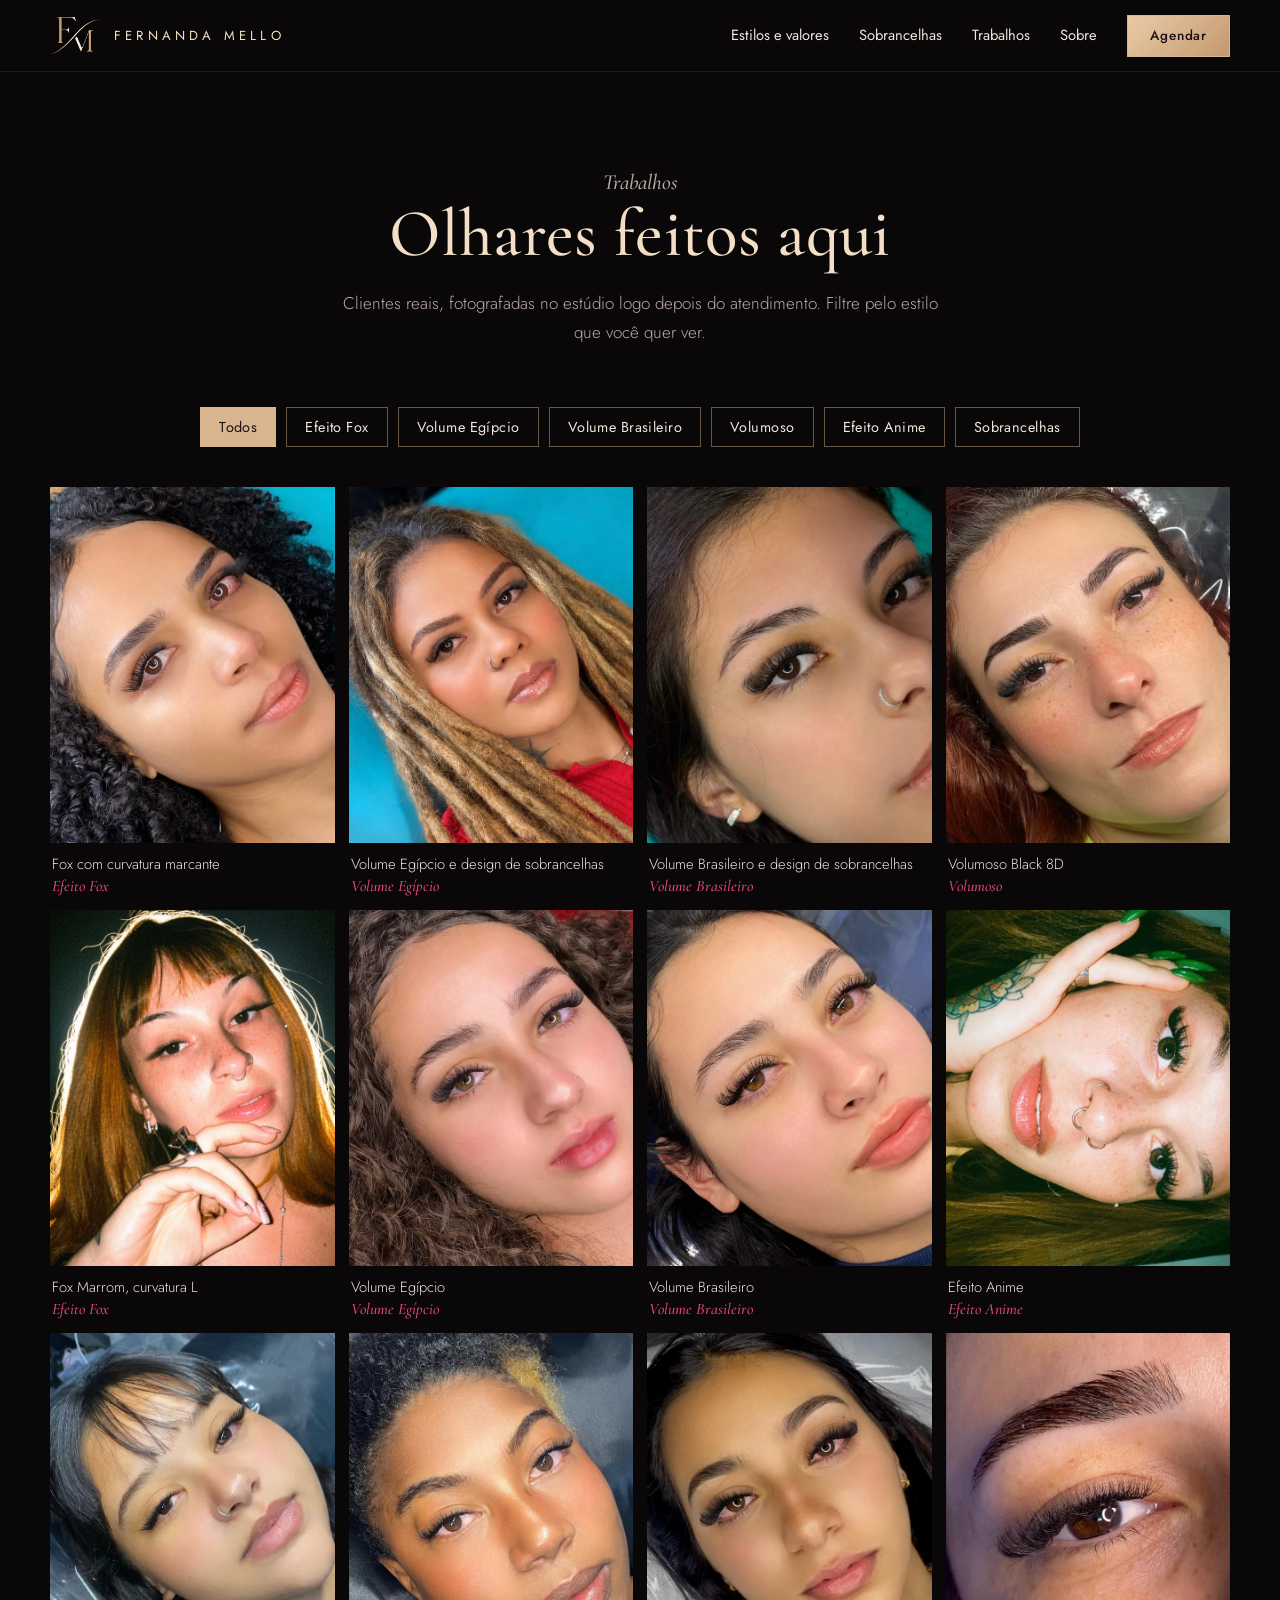
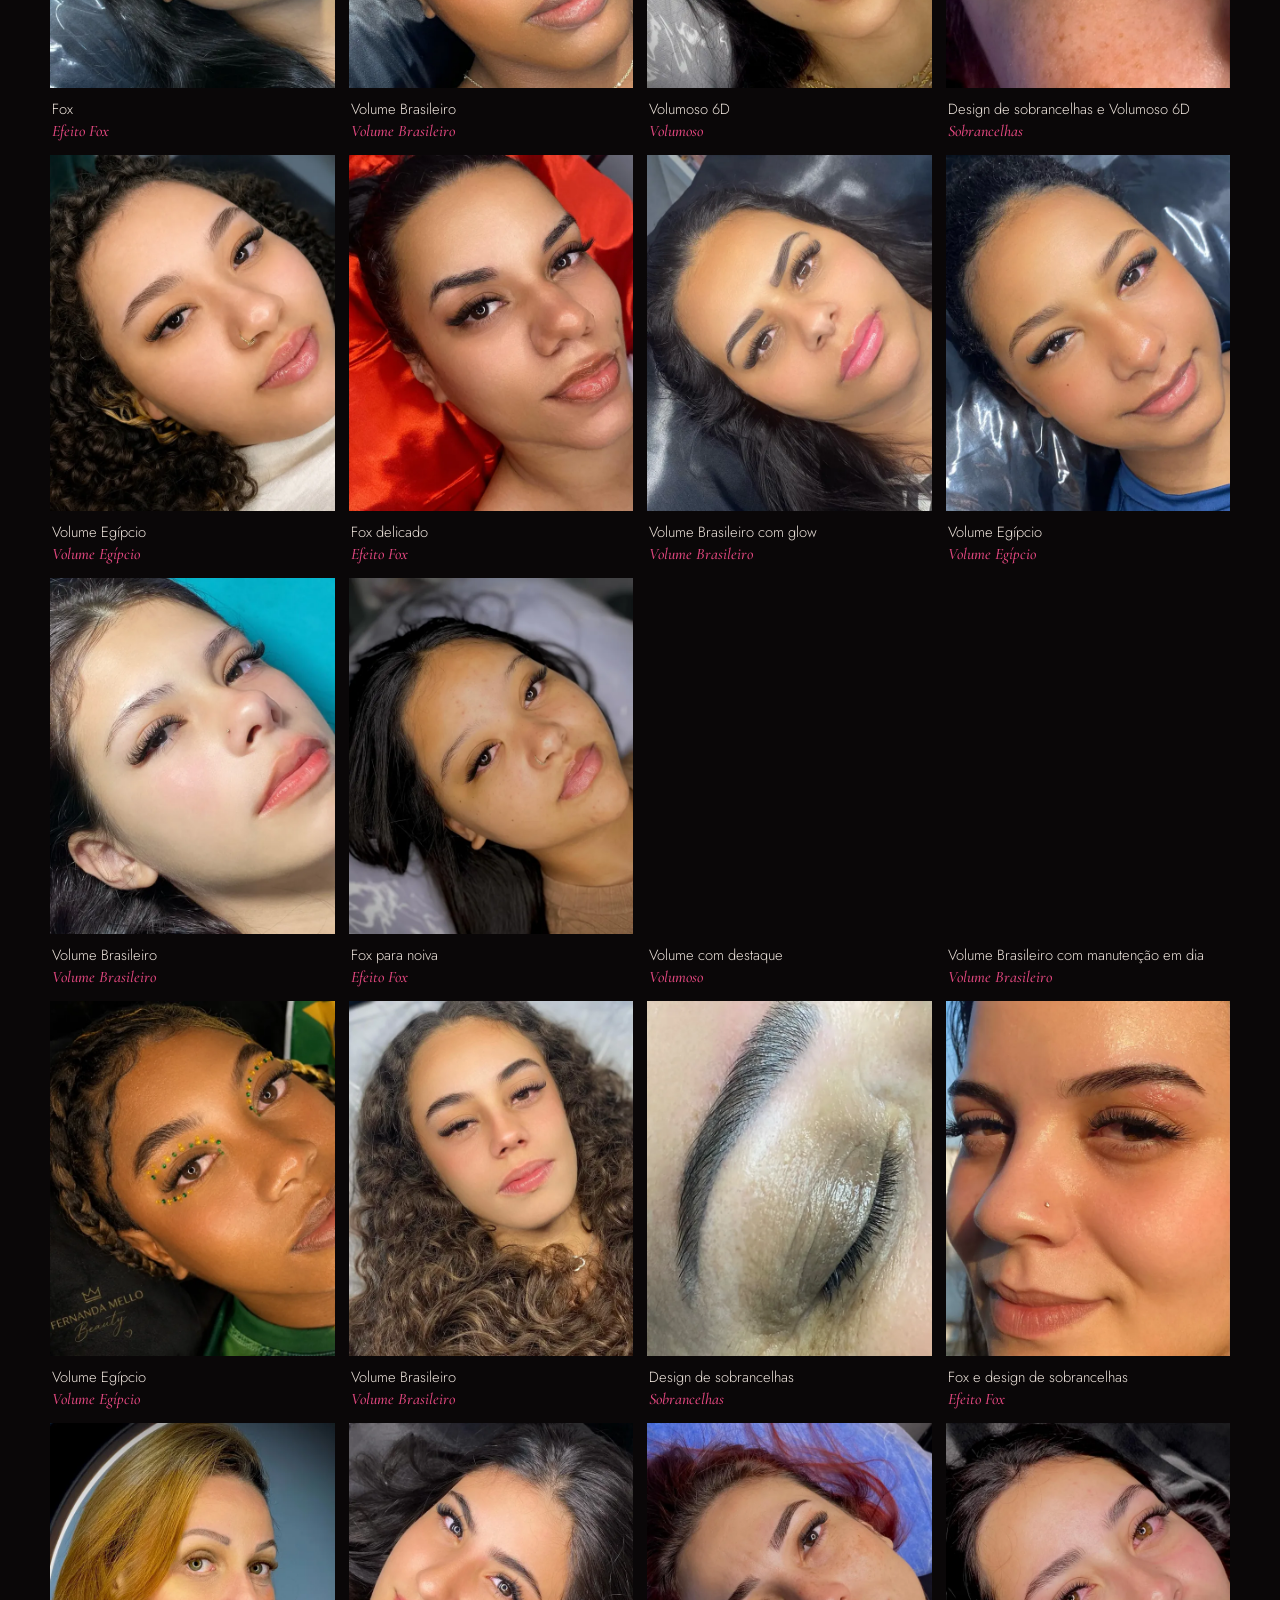
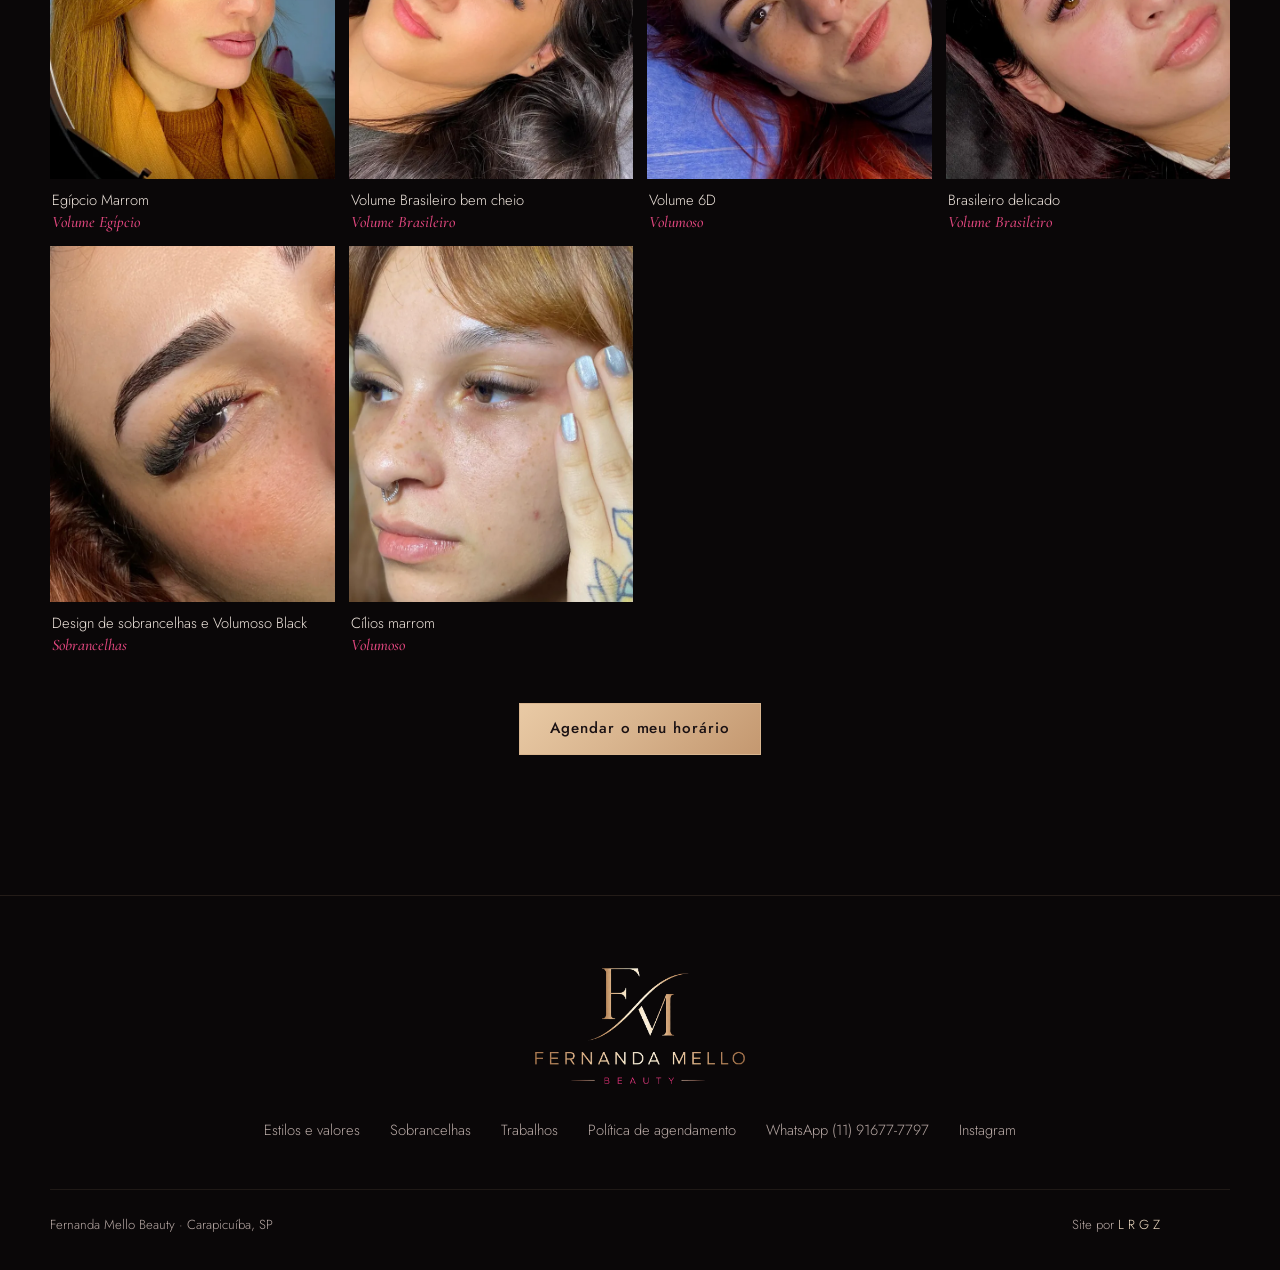
<file: trabalhos.html>
<!doctype html>
<html lang="pt-BR">
<head>
<meta charset="utf-8">
<meta name="viewport" content="width=device-width,initial-scale=1,viewport-fit=cover">
<title>Trabalhos · Fernanda Mello Beauty</title>
<meta name="description" content="Resultados de extensão de cílios e design de sobrancelhas da Fernanda Mello, lash designer em Carapicuíba.">
<meta name="robots" content="noindex">
<meta name="theme-color" content="#0a0708">
<link rel="icon" href="favicon.ico" sizes="any">
<link rel="icon" href="favicon-32.png" sizes="32x32" type="image/png">
<link rel="icon" href="favicon-192.png" sizes="192x192" type="image/png">
<link rel="apple-touch-icon" href="apple-touch-icon.png">
<meta property="og:type" content="website">
<meta property="og:locale" content="pt_BR">
<meta property="og:site_name" content="Fernanda Mello Beauty">
<meta property="og:title" content="Fernanda Mello Beauty · Lash Designer">
<meta property="og:description" content="Extensão de cílios e design de sobrancelhas em Carapicuíba. Estilos, valores e agendamento.">
<meta property="og:url" content="https://azeugral.github.io/fernanda-mello/">
<meta property="og:image" content="https://azeugral.github.io/fernanda-mello/og.jpg?v=1">
<meta property="og:image:type" content="image/jpeg">
<meta property="og:image:width" content="1200">
<meta property="og:image:height" content="630">
<meta property="og:image:alt" content="Logo FM dourado de Fernanda Mello Beauty entre fios de luz rosa e dourados">
<meta name="twitter:card" content="summary_large_image">
<link rel="preconnect" href="https://fonts.googleapis.com">
<link rel="preconnect" href="https://fonts.gstatic.com" crossorigin>
<link href="https://fonts.googleapis.com/css2?family=Cormorant+Garamond:ital,wght@0,500;0,600;1,500&family=Jost:wght@300;400;500&display=swap" rel="stylesheet">
<link rel="stylesheet" href="assets/style.css?v=20261029">
<script>document.documentElement.classList.add("js")</script>
</head>
<body>
<a class="pular" href="#conteudo">Pular para o conteúdo</a>
<!--TOPO-->
<header class="topo">
  <div class="caixa topo__caixa">
    <a class="marca" href="./#inicio" aria-label="Fernanda Mello Beauty, início"><img src="assets/img/logo-fm.png" width="358" height="259" alt=""><span class="marca__nome">Fernanda Mello</span></a>
    <button class="abre-menu" type="button" aria-label="Abrir menu" aria-expanded="false" aria-controls="menu"><span></span><span></span></button>
    <nav class="menu" id="menu" aria-label="Principal">
      <a href="./#estilos">Estilos e valores</a>
      <a href="./#sobrancelhas">Sobrancelhas</a>
      <a href="trabalhos.html">Trabalhos</a>
      <a href="./#sobre">Sobre</a>
      <a class="btn btn--menor" href="./#agendar">Agendar</a>
    </nav>
  </div>
</header>
<!--/TOPO-->

<main id="conteudo">
<section class="pagina-topo">
  <div class="caixa">
    <p class="chapeu entra" style="--d:0">Trabalhos</p>
    <h1 class="entra" style="--d:1">Olhares feitos aqui</h1>
    <p class="entra" style="--d:2">Clientes reais, fotografadas no estúdio logo depois do atendimento. Filtre pelo estilo que você quer ver.</p>
  </div>
</section>
<section class="secao" style="padding-top:20px">
  <div class="caixa">
    <div class="filtros" role="group" aria-label="Filtrar por estilo">
      <button type="button" data-cat="todos" aria-pressed="true">Todos</button>
      <button type="button" data-cat="fox" aria-pressed="false">Efeito Fox</button>
      <button type="button" data-cat="egipcio" aria-pressed="false">Volume Egípcio</button>
      <button type="button" data-cat="brasileiro" aria-pressed="false">Volume Brasileiro</button>
      <button type="button" data-cat="volumoso" aria-pressed="false">Volumoso</button>
      <button type="button" data-cat="anime" aria-pressed="false">Efeito Anime</button>
      <button type="button" data-cat="sobrancelha" aria-pressed="false">Sobrancelhas</button>
    </div>
    <div class="grade">
<!--GRADE-->
<figure class="trab revela" data-cat="fox"><button type="button" class="trab__abre" aria-label="Ampliar: Fox com curvatura marcante"><img src="assets/p/t-fox-01-640.webp" srcset="assets/p/t-fox-01-640.webp 640w, assets/p/t-fox-01-1080.webp 1080w" sizes="(max-width:700px) 50vw, 25vw" width="640" height="800" alt="Fox com curvatura marcante" loading="lazy" decoding="async"></button><figcaption>Fox com curvatura marcante<span>Efeito Fox</span></figcaption></figure>
<figure class="trab revela" data-cat="egipcio"><button type="button" class="trab__abre" aria-label="Ampliar: Volume Egípcio e design de sobrancelhas"><img src="assets/p/t-egi-01-640.webp" srcset="assets/p/t-egi-01-640.webp 640w, assets/p/t-egi-01-1080.webp 1080w" sizes="(max-width:700px) 50vw, 25vw" width="640" height="800" alt="Volume Egípcio e design de sobrancelhas" loading="lazy" decoding="async"></button><figcaption>Volume Egípcio e design de sobrancelhas<span>Volume Egípcio</span></figcaption></figure>
<figure class="trab revela" data-cat="brasileiro"><button type="button" class="trab__abre" aria-label="Ampliar: Volume Brasileiro e design de sobrancelhas"><img src="assets/p/t-bra-01-640.webp" srcset="assets/p/t-bra-01-640.webp 640w, assets/p/t-bra-01-1080.webp 1080w" sizes="(max-width:700px) 50vw, 25vw" width="640" height="800" alt="Volume Brasileiro e design de sobrancelhas" loading="lazy" decoding="async"></button><figcaption>Volume Brasileiro e design de sobrancelhas<span>Volume Brasileiro</span></figcaption></figure>
<figure class="trab revela" data-cat="volumoso"><button type="button" class="trab__abre" aria-label="Ampliar: Volumoso Black 8D"><img src="assets/p/t-vol-01-640.webp" srcset="assets/p/t-vol-01-640.webp 640w, assets/p/t-vol-01-1080.webp 1080w" sizes="(max-width:700px) 50vw, 25vw" width="640" height="800" alt="Volumoso Black 8D" loading="lazy" decoding="async"></button><figcaption>Volumoso Black 8D<span>Volumoso</span></figcaption></figure>
<figure class="trab revela" data-cat="fox"><button type="button" class="trab__abre" aria-label="Ampliar: Fox Marrom, curvatura L"><img src="assets/p/t-fox-02-640.webp" srcset="assets/p/t-fox-02-640.webp 640w, assets/p/t-fox-02-1080.webp 1080w" sizes="(max-width:700px) 50vw, 25vw" width="640" height="800" alt="Fox Marrom, curvatura L" loading="lazy" decoding="async"></button><figcaption>Fox Marrom, curvatura L<span>Efeito Fox</span></figcaption></figure>
<figure class="trab revela" data-cat="egipcio"><button type="button" class="trab__abre" aria-label="Ampliar: Volume Egípcio"><img src="assets/p/t-egi-02-640.webp" srcset="assets/p/t-egi-02-640.webp 640w, assets/p/t-egi-02-1080.webp 1080w" sizes="(max-width:700px) 50vw, 25vw" width="640" height="800" alt="Volume Egípcio" loading="lazy" decoding="async"></button><figcaption>Volume Egípcio<span>Volume Egípcio</span></figcaption></figure>
<figure class="trab revela" data-cat="brasileiro"><button type="button" class="trab__abre" aria-label="Ampliar: Volume Brasileiro"><img src="assets/p/t-bra-02-640.webp" srcset="assets/p/t-bra-02-640.webp 640w, assets/p/t-bra-02-1080.webp 1080w" sizes="(max-width:700px) 50vw, 25vw" width="640" height="800" alt="Volume Brasileiro" loading="lazy" decoding="async"></button><figcaption>Volume Brasileiro<span>Volume Brasileiro</span></figcaption></figure>
<figure class="trab revela" data-cat="anime"><button type="button" class="trab__abre" aria-label="Ampliar: Efeito Anime"><img src="assets/p/t-ani-01-640.webp" srcset="assets/p/t-ani-01-640.webp 640w, assets/p/t-ani-01-1080.webp 1080w" sizes="(max-width:700px) 50vw, 25vw" width="640" height="800" alt="Efeito Anime" loading="lazy" decoding="async"></button><figcaption>Efeito Anime<span>Efeito Anime</span></figcaption></figure>
<figure class="trab revela" data-cat="fox"><button type="button" class="trab__abre" aria-label="Ampliar: Fox"><img src="assets/p/t-fox-03-640.webp" srcset="assets/p/t-fox-03-640.webp 640w, assets/p/t-fox-03-1080.webp 1080w" sizes="(max-width:700px) 50vw, 25vw" width="640" height="800" alt="Fox" loading="lazy" decoding="async"></button><figcaption>Fox<span>Efeito Fox</span></figcaption></figure>
<figure class="trab revela" data-cat="brasileiro"><button type="button" class="trab__abre" aria-label="Ampliar: Volume Brasileiro"><img src="assets/p/t-bra-03-640.webp" srcset="assets/p/t-bra-03-640.webp 640w, assets/p/t-bra-03-1080.webp 1080w" sizes="(max-width:700px) 50vw, 25vw" width="640" height="800" alt="Volume Brasileiro" loading="lazy" decoding="async"></button><figcaption>Volume Brasileiro<span>Volume Brasileiro</span></figcaption></figure>
<figure class="trab revela" data-cat="volumoso"><button type="button" class="trab__abre" aria-label="Ampliar: Volumoso 6D"><img src="assets/p/t-vol-02-640.webp" srcset="assets/p/t-vol-02-640.webp 640w, assets/p/t-vol-02-1080.webp 1080w" sizes="(max-width:700px) 50vw, 25vw" width="640" height="800" alt="Volumoso 6D" loading="lazy" decoding="async"></button><figcaption>Volumoso 6D<span>Volumoso</span></figcaption></figure>
<figure class="trab revela" data-cat="sobrancelha"><button type="button" class="trab__abre" aria-label="Ampliar: Design de sobrancelhas e Volumoso 6D"><img src="assets/p/t-sob-01-640.webp" srcset="assets/p/t-sob-01-640.webp 640w, assets/p/t-sob-01-1080.webp 1080w" sizes="(max-width:700px) 50vw, 25vw" width="640" height="800" alt="Design de sobrancelhas e Volumoso 6D" loading="lazy" decoding="async"></button><figcaption>Design de sobrancelhas e Volumoso 6D<span>Sobrancelhas</span></figcaption></figure>
<figure class="trab revela" data-cat="egipcio"><button type="button" class="trab__abre" aria-label="Ampliar: Volume Egípcio"><img src="assets/p/t-egi-03-640.webp" srcset="assets/p/t-egi-03-640.webp 640w, assets/p/t-egi-03-1080.webp 1080w" sizes="(max-width:700px) 50vw, 25vw" width="640" height="800" alt="Volume Egípcio" loading="lazy" decoding="async"></button><figcaption>Volume Egípcio<span>Volume Egípcio</span></figcaption></figure>
<figure class="trab revela" data-cat="fox"><button type="button" class="trab__abre" aria-label="Ampliar: Fox delicado"><img src="assets/p/t-fox-04-640.webp" srcset="assets/p/t-fox-04-640.webp 640w, assets/p/t-fox-04-1080.webp 1080w" sizes="(max-width:700px) 50vw, 25vw" width="640" height="800" alt="Fox delicado" loading="lazy" decoding="async"></button><figcaption>Fox delicado<span>Efeito Fox</span></figcaption></figure>
<figure class="trab revela" data-cat="brasileiro"><button type="button" class="trab__abre" aria-label="Ampliar: Volume Brasileiro com glow"><img src="assets/p/t-bra-04-640.webp" srcset="assets/p/t-bra-04-640.webp 640w, assets/p/t-bra-04-1080.webp 1080w" sizes="(max-width:700px) 50vw, 25vw" width="640" height="800" alt="Volume Brasileiro com glow" loading="lazy" decoding="async"></button><figcaption>Volume Brasileiro com glow<span>Volume Brasileiro</span></figcaption></figure>
<figure class="trab revela" data-cat="egipcio"><button type="button" class="trab__abre" aria-label="Ampliar: Volume Egípcio"><img src="assets/p/t-egi-04-640.webp" srcset="assets/p/t-egi-04-640.webp 640w, assets/p/t-egi-04-1080.webp 1080w" sizes="(max-width:700px) 50vw, 25vw" width="640" height="800" alt="Volume Egípcio" loading="lazy" decoding="async"></button><figcaption>Volume Egípcio<span>Volume Egípcio</span></figcaption></figure>
<figure class="trab revela" data-cat="brasileiro"><button type="button" class="trab__abre" aria-label="Ampliar: Volume Brasileiro"><img src="assets/p/t-bra-05-640.webp" srcset="assets/p/t-bra-05-640.webp 640w, assets/p/t-bra-05-1080.webp 1080w" sizes="(max-width:700px) 50vw, 25vw" width="640" height="800" alt="Volume Brasileiro" loading="lazy" decoding="async"></button><figcaption>Volume Brasileiro<span>Volume Brasileiro</span></figcaption></figure>
<figure class="trab revela" data-cat="fox"><button type="button" class="trab__abre" aria-label="Ampliar: Fox para noiva"><img src="assets/p/t-fox-05-640.webp" srcset="assets/p/t-fox-05-640.webp 640w, assets/p/t-fox-05-1080.webp 1080w" sizes="(max-width:700px) 50vw, 25vw" width="640" height="800" alt="Fox para noiva" loading="lazy" decoding="async"></button><figcaption>Fox para noiva<span>Efeito Fox</span></figcaption></figure>
<figure class="trab revela" data-cat="volumoso"><button type="button" class="trab__abre" aria-label="Ampliar: Volume com destaque"><img src="assets/p/t-vol-03-640.webp" srcset="assets/p/t-vol-03-640.webp 640w, assets/p/t-vol-03-1080.webp 1080w" sizes="(max-width:700px) 50vw, 25vw" width="640" height="800" alt="Volume com destaque" loading="lazy" decoding="async"></button><figcaption>Volume com destaque<span>Volumoso</span></figcaption></figure>
<figure class="trab revela" data-cat="brasileiro"><button type="button" class="trab__abre" aria-label="Ampliar: Volume Brasileiro com manutenção em dia"><img src="assets/p/t-bra-06-640.webp" srcset="assets/p/t-bra-06-640.webp 640w, assets/p/t-bra-06-1080.webp 1080w" sizes="(max-width:700px) 50vw, 25vw" width="640" height="800" alt="Volume Brasileiro com manutenção em dia" loading="lazy" decoding="async"></button><figcaption>Volume Brasileiro com manutenção em dia<span>Volume Brasileiro</span></figcaption></figure>
<figure class="trab revela" data-cat="egipcio"><button type="button" class="trab__abre" aria-label="Ampliar: Volume Egípcio"><img src="assets/p/t-egi-05-640.webp" srcset="assets/p/t-egi-05-640.webp 640w, assets/p/t-egi-05-1080.webp 1080w" sizes="(max-width:700px) 50vw, 25vw" width="640" height="800" alt="Volume Egípcio" loading="lazy" decoding="async"></button><figcaption>Volume Egípcio<span>Volume Egípcio</span></figcaption></figure>
<figure class="trab revela" data-cat="brasileiro"><button type="button" class="trab__abre" aria-label="Ampliar: Volume Brasileiro"><img src="assets/p/t-bra-07-640.webp" srcset="assets/p/t-bra-07-640.webp 640w, assets/p/t-bra-07-1080.webp 1080w" sizes="(max-width:700px) 50vw, 25vw" width="640" height="800" alt="Volume Brasileiro" loading="lazy" decoding="async"></button><figcaption>Volume Brasileiro<span>Volume Brasileiro</span></figcaption></figure>
<figure class="trab revela" data-cat="sobrancelha"><button type="button" class="trab__abre" aria-label="Ampliar: Design de sobrancelhas"><img src="assets/p/t-sob-02-640.webp" srcset="assets/p/t-sob-02-640.webp 640w, assets/p/t-sob-02-1080.webp 1080w" sizes="(max-width:700px) 50vw, 25vw" width="640" height="800" alt="Design de sobrancelhas" loading="lazy" decoding="async"></button><figcaption>Design de sobrancelhas<span>Sobrancelhas</span></figcaption></figure>
<figure class="trab revela" data-cat="fox"><button type="button" class="trab__abre" aria-label="Ampliar: Fox e design de sobrancelhas"><img src="assets/p/t-fox-06-640.webp" srcset="assets/p/t-fox-06-640.webp 640w, assets/p/t-fox-06-1080.webp 1080w" sizes="(max-width:700px) 50vw, 25vw" width="640" height="800" alt="Fox e design de sobrancelhas" loading="lazy" decoding="async"></button><figcaption>Fox e design de sobrancelhas<span>Efeito Fox</span></figcaption></figure>
<figure class="trab revela" data-cat="egipcio"><button type="button" class="trab__abre" aria-label="Ampliar: Egípcio Marrom"><img src="assets/p/t-egi-06-640.webp" srcset="assets/p/t-egi-06-640.webp 640w, assets/p/t-egi-06-1080.webp 1080w" sizes="(max-width:700px) 50vw, 25vw" width="640" height="800" alt="Egípcio Marrom" loading="lazy" decoding="async"></button><figcaption>Egípcio Marrom<span>Volume Egípcio</span></figcaption></figure>
<figure class="trab revela" data-cat="brasileiro"><button type="button" class="trab__abre" aria-label="Ampliar: Volume Brasileiro bem cheio"><img src="assets/p/t-bra-08-640.webp" srcset="assets/p/t-bra-08-640.webp 640w, assets/p/t-bra-08-1080.webp 1080w" sizes="(max-width:700px) 50vw, 25vw" width="640" height="800" alt="Volume Brasileiro bem cheio" loading="lazy" decoding="async"></button><figcaption>Volume Brasileiro bem cheio<span>Volume Brasileiro</span></figcaption></figure>
<figure class="trab revela" data-cat="volumoso"><button type="button" class="trab__abre" aria-label="Ampliar: Volume 6D"><img src="assets/p/t-vol-04-640.webp" srcset="assets/p/t-vol-04-640.webp 640w, assets/p/t-vol-04-1080.webp 1080w" sizes="(max-width:700px) 50vw, 25vw" width="640" height="800" alt="Volume 6D" loading="lazy" decoding="async"></button><figcaption>Volume 6D<span>Volumoso</span></figcaption></figure>
<figure class="trab revela" data-cat="brasileiro"><button type="button" class="trab__abre" aria-label="Ampliar: Brasileiro delicado"><img src="assets/p/t-bra-09-640.webp" srcset="assets/p/t-bra-09-640.webp 640w, assets/p/t-bra-09-1080.webp 1080w" sizes="(max-width:700px) 50vw, 25vw" width="640" height="800" alt="Brasileiro delicado" loading="lazy" decoding="async"></button><figcaption>Brasileiro delicado<span>Volume Brasileiro</span></figcaption></figure>
<figure class="trab revela" data-cat="sobrancelha"><button type="button" class="trab__abre" aria-label="Ampliar: Design de sobrancelhas e Volumoso Black"><img src="assets/p/t-sob-03-640.webp" srcset="assets/p/t-sob-03-640.webp 640w, assets/p/t-sob-03-1080.webp 1080w" sizes="(max-width:700px) 50vw, 25vw" width="640" height="800" alt="Design de sobrancelhas e Volumoso Black" loading="lazy" decoding="async"></button><figcaption>Design de sobrancelhas e Volumoso Black<span>Sobrancelhas</span></figcaption></figure>
<figure class="trab revela" data-cat="volumoso"><button type="button" class="trab__abre" aria-label="Ampliar: Cílios marrom"><img src="assets/p/t-vol-05-640.webp" srcset="assets/p/t-vol-05-640.webp 640w, assets/p/t-vol-05-1080.webp 1080w" sizes="(max-width:700px) 50vw, 25vw" width="640" height="800" alt="Cílios marrom" loading="lazy" decoding="async"></button><figcaption>Cílios marrom<span>Volumoso</span></figcaption></figure>
<!--/GRADE-->
    </div>
    <p class="centro"><a class="btn" href="./#agendar">Agendar o meu horário</a></p>
  </div>
</section>
</main>

<!--RODAPE-->
<footer class="rodape">
  <div class="caixa rodape__caixa">
    <img class="rodape__logo" src="assets/img/logo.png" width="747" height="414" alt="Fernanda Mello Beauty" loading="lazy">
    <nav class="rodape__links" aria-label="Rodapé">
      <a href="./#estilos">Estilos e valores</a>
      <a href="./#sobrancelhas">Sobrancelhas</a>
      <a href="trabalhos.html">Trabalhos</a>
      <a href="./#politica">Política de agendamento</a>
      <a href="https://wa.me/5511916777797" target="_blank" rel="noopener">WhatsApp (11) 91677-7797</a>
      <a href="https://www.instagram.com/fernandamellobeauty/" target="_blank" rel="noopener">Instagram</a>
    </nav>
    <p class="rodape__fim"><span>Fernanda Mello Beauty · Carapicuíba, SP</span><span>Site por <a href="https://lrgz.com.br">L R G Z</a></span></p>
  </div>
</footer>
<a class="zap" href="https://wa.me/5511916777797" target="_blank" rel="noopener" aria-label="Conversar no WhatsApp"><svg viewBox="0 0 24 24" width="24" height="24" aria-hidden="true"><path fill="currentColor" d="M12.04 2a9.9 9.9 0 0 0-8.5 15l-1.4 5 5.2-1.4A9.9 9.9 0 1 0 12.04 2Zm0 18.1a8.2 8.2 0 0 1-4.2-1.2l-.3-.2-3.1.8.8-3-.2-.3a8.2 8.2 0 1 1 7 3.9Zm4.5-6.1c-.2-.1-1.5-.7-1.7-.8-.2-.1-.4-.1-.6.1l-.8 1c-.1.2-.3.2-.5.1a6.7 6.7 0 0 1-3.3-2.9c-.2-.4.2-.4.7-1.3.1-.2 0-.3 0-.4l-.8-1.8c-.2-.5-.4-.4-.6-.4h-.5a1 1 0 0 0-.7.3 3 3 0 0 0-.9 2.2 5.2 5.2 0 0 0 1.1 2.7 11.8 11.8 0 0 0 4.5 4c1.7.7 2.3.8 3.2.6a2.7 2.7 0 0 0 1.8-1.2 2.2 2.2 0 0 0 .1-1.3c0-.1-.2-.2-.4-.3Z"/></svg></a>
<!--/RODAPE-->

<div class="foto-grande" id="foto-grande" role="dialog" aria-modal="true" aria-label="Foto ampliada" hidden>
  <button class="foto-grande__fecha" type="button" aria-label="Fechar">Fechar</button>
  <button class="foto-grande__seta foto-grande__seta--ant" type="button" aria-label="Foto anterior"></button>
  <figure><img alt=""><figcaption></figcaption></figure>
  <button class="foto-grande__seta foto-grande__seta--prox" type="button" aria-label="Próxima foto"></button>
</div>

<script src="assets/site.js?v=20261029"></script>
</body>
</html>
</file>
<file: assets/style.css>
/* Fernanda Mello Beauty · preto profundo, champanhe dourado do monograma FM e o rosa do "BEAUTY",
   com fios de luz rosa/violeta/dourado (da capa do catálogo dela). Cormorant Garamond + Jost. */
:root {
  --preto: #0a0708;
  --carvao: #120d11;
  --placa: #171117;
  --ouro: #d9b58f;
  --ouro-forte: #c49870;
  --champanhe: #f3dfc6;
  --rosa: #e2477f;
  --violeta: #8f63d8;
  --texto: #efe5dd;
  --suave: #b9aaa6;
  --linha: rgba(217, 181, 143, .22);
  --linha-forte: rgba(217, 181, 143, .45);
  --serif: "Cormorant Garamond", "Times New Roman", serif;
  --sans: "Jost", system-ui, -apple-system, "Segoe UI", sans-serif;
  --curva: cubic-bezier(.16, .84, .32, 1);
  --topo: 72px;
}

*, *::before, *::after { box-sizing: border-box; }
[hidden] { display: none !important; }
html { scroll-padding-top: calc(var(--topo) + 12px); -webkit-text-size-adjust: 100%; }
body {
  margin: 0;
  background: var(--preto);
  color: var(--texto);
  font: 300 1.0625rem/1.7 var(--sans);
  -webkit-font-smoothing: antialiased;
  overflow-x: hidden;
}
body.travado { overflow: hidden; }
img { display: block; max-width: 100%; height: auto; }
a { color: inherit; }
h1, h2, h3 { font-family: var(--serif); font-weight: 500; line-height: 1.12; margin: 0; letter-spacing: .005em; }
h2 { font-size: clamp(2.2rem, 4.4vw, 3.4rem); color: var(--champanhe); }
h3 { font-size: 1.65rem; color: var(--champanhe); }
p { margin: 0 0 1em; }
:focus-visible { outline: 2px solid var(--rosa); outline-offset: 3px; }
::selection { background: var(--rosa); color: #fff; }

.pular { position: absolute; left: 12px; top: -60px; z-index: 100; background: var(--ouro); color: var(--preto); padding: 10px 16px; text-decoration: none; }
.pular:focus { top: 12px; }

.caixa { width: min(1180px, 100% - 48px); margin-inline: auto; }
.caixa--estreita { width: min(820px, 100% - 48px); }
.secao { padding: clamp(80px, 11vw, 140px) 0; position: relative; }
.secao--placa { background: var(--carvao); border-block: 1px solid rgba(217, 181, 143, .08); }
.centro { text-align: center; margin: 48px 0 0; }

.chapeu { font: italic 500 1.35rem/1.2 var(--serif); color: var(--rosa); margin: 0 0 12px; }
.cabeca { text-align: center; max-width: 720px; margin: 0 auto clamp(48px, 6vw, 72px); }
.cabeca--esq { text-align: left; margin: 0; }
.cabeca__lead { color: var(--suave); margin: 20px 0 0; }

/* botões: retos, com um brilho que atravessa no hover (como luz passando num fio) */
.btn {
  --fundo: linear-gradient(135deg, #e9caa5, var(--ouro) 45%, var(--ouro-forte));
  position: relative; overflow: hidden; isolation: isolate;
  display: inline-flex; align-items: center; justify-content: center; gap: 10px;
  min-height: 52px; padding: 0 30px;
  background: var(--fundo); color: #1a1113;
  border: 1px solid var(--ouro); border-radius: 0;
  font: 500 .95rem/1 var(--sans); letter-spacing: .06em; text-decoration: none;
  cursor: pointer;
  transition: transform .35s var(--curva), box-shadow .35s var(--curva), color .35s var(--curva), background-color .35s var(--curva);
}
.btn::after {
  content: ""; position: absolute; inset: 0; z-index: -1;
  background: linear-gradient(105deg, transparent 35%, rgba(255, 255, 255, .55) 50%, transparent 65%);
  transform: translateX(-110%);
  transition: transform .8s var(--curva);
}
.btn:hover { transform: translateY(-2px); box-shadow: 0 10px 30px -12px rgba(226, 71, 127, .55); }
.btn:hover::after { transform: translateX(110%); }
.btn:active { transform: translateY(0) scale(.985); transition-duration: .15s; }
.btn--linha { background: transparent; color: var(--champanhe); }
.btn--linha::after { background: linear-gradient(105deg, transparent 35%, rgba(217, 181, 143, .22) 50%, transparent 65%); }
.btn--linha:hover { background: rgba(217, 181, 143, .08); box-shadow: inset 0 0 0 1px var(--ouro); }
.btn--menor { min-height: 42px; padding: 0 22px; font-size: .85rem; }
.btn--cheio { width: 100%; }

/* topo */
.topo {
  position: fixed; inset: 0 0 auto; z-index: 50; height: var(--topo);
  transition: background-color .4s var(--curva), border-color .4s var(--curva), backdrop-filter .4s;
  border-bottom: 1px solid transparent;
}
.topo.solido { background: rgba(10, 7, 8, .86); backdrop-filter: blur(12px); -webkit-backdrop-filter: blur(12px); border-color: rgba(217, 181, 143, .12); }
.topo__caixa { height: 100%; display: flex; align-items: center; justify-content: space-between; gap: 24px; }
.marca { display: flex; align-items: center; gap: 14px; text-decoration: none; }
.marca img { width: 50px; height: auto; }
.marca__nome { font: 400 .82rem/1 var(--sans); letter-spacing: .32em; text-transform: uppercase; color: var(--champanhe); }
.menu { display: flex; align-items: center; gap: 30px; }
.menu a:not(.btn) { font-size: .92rem; font-weight: 400; text-decoration: none; color: var(--texto); position: relative; padding: 6px 0; }
.menu a:not(.btn)::after { content: ""; position: absolute; left: 0; right: 0; bottom: 0; height: 1px; background: var(--rosa); transform: scaleX(0); transform-origin: left; transition: transform .35s var(--curva); }
.menu a:not(.btn):hover::after { transform: scaleX(1); }
.abre-menu { display: none; }

/* hero */
.hero {
  position: relative; min-height: 100svh; display: flex; flex-direction: column; align-items: center; justify-content: center;
  padding: calc(var(--topo) + 32px) 24px 120px; text-align: center; overflow: hidden; background: #000;
}
.hero__fios { position: absolute; inset: 0; width: 100%; height: 100%; object-fit: cover; opacity: 0; transition: opacity 2s var(--curva); }
.hero__fios.liga { opacity: 1; }
.hero__fios--video { display: none; }
.hero__miolo { position: relative; z-index: 1; display: flex; flex-direction: column; align-items: center; max-width: 640px; }
/* sombra macia atrás do texto, para os fios nunca disputarem com a leitura */
.hero__miolo::before { content: ""; position: absolute; inset: -12% -18%; z-index: -1; background: radial-gradient(closest-side, rgba(0, 0, 0, .78), rgba(0, 0, 0, .5) 55%, transparent); pointer-events: none; }
.hero__logo { width: min(400px, 74vw); margin-bottom: 30px; filter: drop-shadow(0 0 40px rgba(0, 0, 0, .9)); }
.hero__titulo { font: 400 clamp(.86rem, 1.5vw, .98rem)/1.6 var(--sans); letter-spacing: .14em; text-transform: uppercase; color: var(--suave); max-width: 30em; }
.hero__lead { font: italic 500 clamp(1.5rem, 3vw, 2rem)/1.3 var(--serif); color: var(--champanhe); margin: 18px 0 34px; }
.hero__acoes { display: flex; flex-wrap: wrap; gap: 14px; justify-content: center; }
.hero__selos {
  position: absolute; left: 0; right: 0; bottom: 34px; z-index: 1;
  list-style: none; margin: 0; padding: 0 24px; display: flex; justify-content: center; flex-wrap: wrap; gap: 8px 34px;
  font-size: .85rem; color: var(--suave); letter-spacing: .04em;
}
.hero__selos li { display: flex; align-items: center; gap: 10px; }
.hero__selos li::before { content: ""; width: 5px; height: 5px; background: var(--rosa); transform: rotate(45deg); }

/* entrada do hero */
.js .entra { opacity: 0; transform: translateY(18px); }
.js.pronto .entra { opacity: 1; transform: none; transition: opacity 1.1s var(--curva), transform 1.1s var(--curva); transition-delay: calc(var(--d) * 140ms + 150ms); }
.js .hero__logo.entra { transform: scale(.96); filter: blur(6px) drop-shadow(0 0 40px rgba(0, 0, 0, .9)); }
.js.pronto .hero__logo.entra { transform: none; filter: blur(0) drop-shadow(0 0 40px rgba(0, 0, 0, .9)); transition: opacity 1.6s var(--curva), transform 1.6s var(--curva), filter 1.6s var(--curva); }

/* revelar ao rolar */
.js .revela { opacity: 0; transform: translateY(26px); transition: opacity .9s var(--curva), transform .9s var(--curva); }
.js .revela.visto { opacity: 1; transform: none; }

/* manifesto */
.manifesto { text-align: center; padding-block: clamp(80px, 10vw, 130px); }
.manifesto__texto { font: 500 clamp(1.6rem, 3.2vw, 2.4rem)/1.35 var(--serif); color: var(--champanhe); margin: 0 0 24px; }
.manifesto__assina { color: var(--rosa); font: italic 500 1.2rem/1 var(--serif); margin: 0; }

/* estilos: foto em cápsula, como no catálogo dela */
.estilos { display: grid; grid-template-columns: repeat(4, 1fr); gap: 56px 28px; }
.estilo { display: flex; flex-direction: column; }
.estilo__foto { aspect-ratio: 3 / 4; border-radius: 999px; overflow: hidden; border: 1px solid var(--linha-forte); padding: 6px; margin-bottom: 24px; transition: border-color .4s var(--curva); }
.estilo__foto img { width: 100%; height: 100%; object-fit: cover; border-radius: 999px; transition: transform 1s var(--curva); }
.estilo:hover .estilo__foto { border-color: var(--rosa); }
.estilo:hover .estilo__foto img { transform: scale(1.04); }
.estilo__corpo { display: flex; flex-direction: column; flex: 1; text-align: center; }
.estilo__sub { font: italic 500 1.12rem/1.3 var(--serif); color: var(--rosa); margin: 6px 0 12px; }
.estilo__corpo > p:not([class]) { font-size: .95rem; color: var(--suave); line-height: 1.6; }
.estilo__preco { margin: auto 0 0; padding-top: 14px; border-top: 1px solid var(--linha); display: flex; justify-content: space-between; align-items: baseline; }
.estilo__preco span { font-size: .85rem; color: var(--suave); letter-spacing: .04em; }
.estilo__preco strong { font: 600 1.7rem/1 var(--serif); color: var(--ouro); }
.manut { margin: 12px 0 18px; display: grid; grid-template-columns: repeat(3, 1fr); border: 1px solid var(--linha); }
.manut div { padding: 9px 4px; }
.manut div + div { border-left: 1px solid var(--linha); }
.manut dt { font-size: .74rem; color: var(--suave); letter-spacing: .05em; }
.manut dd { margin: 2px 0 0; font-weight: 500; font-size: .95rem; color: var(--texto); }
.estilo__pedir {
  font-size: .86rem; letter-spacing: .06em; text-decoration: none; color: var(--champanhe);
  padding: 10px 0; border-bottom: 1px solid var(--linha-forte); align-self: center;
  transition: color .3s var(--curva), border-color .3s var(--curva);
}
.estilo__pedir:hover { color: var(--rosa); border-color: var(--rosa); }
.estilos__nav { display: none; }

/* manutenção */
.manutencao { display: grid; grid-template-columns: 1fr 1.05fr; gap: clamp(40px, 6vw, 88px); align-items: center; }
.manutencao__texto h2 { margin-bottom: 22px; }
.manutencao__texto > p { color: var(--suave); }
.duas { display: grid; grid-template-columns: 1fr 1fr; gap: 18px; margin: 30px 0 0; }
.duas div { border-top: 1px solid var(--ouro); padding-top: 14px; }
.duas dt { font: 500 1.35rem/1.2 var(--serif); color: var(--champanhe); margin-bottom: 6px; }
.duas dd { margin: 0; color: var(--suave); font-size: .95rem; }
.manutencao__foto { margin: 0; border: 1px solid var(--linha-forte); padding: 8px; }
.manutencao__foto img { width: 100%; }

/* sobrancelhas */
.sobrancelhas { display: grid; grid-template-columns: .9fr 1.3fr; gap: clamp(40px, 6vw, 80px); align-items: center; }
.tabela { list-style: none; padding: 0; margin: 28px 0 32px; }
.tabela li { display: flex; justify-content: space-between; align-items: baseline; gap: 16px; padding: 14px 0; border-bottom: 1px solid var(--linha); }
.tabela strong { font: 600 1.6rem/1 var(--serif); color: var(--ouro); }
.sobrancelhas__fotos { display: grid; grid-template-columns: repeat(3, 1fr); gap: 16px; align-items: end; }
.sobrancelhas__fotos figure { margin: 0; overflow: hidden; border-radius: 999px 999px 0 0; aspect-ratio: 4 / 5.6; }
.sobrancelhas__fotos figure:nth-child(2) { transform: translateY(-36px); }
.sobrancelhas__fotos img { width: 100%; height: 100%; object-fit: cover; }

/* grade de trabalhos */
.grade { display: grid; grid-template-columns: repeat(4, 1fr); gap: 14px; }
.trab { margin: 0; }
.trab__abre { display: block; width: 100%; padding: 0; border: 0; background: none; cursor: zoom-in; overflow: hidden; aspect-ratio: 4 / 5; }
.trab__abre img { width: 100%; height: 100%; object-fit: cover; transition: transform 1s var(--curva), filter .6s var(--curva); -webkit-user-drag: none; -webkit-touch-callout: none; user-select: none; }
.trab__abre:hover img { transform: scale(1.045); }
.trab figcaption { display: flex; flex-direction: column; gap: 2px; padding: 12px 2px 0; font-size: .92rem; color: var(--texto); line-height: 1.35; }
.trab figcaption span { font: italic 500 1rem/1.2 var(--serif); color: var(--rosa); }
.filtros { display: flex; flex-wrap: wrap; justify-content: center; gap: 10px; margin: 0 0 40px; }
.filtros button {
  font: 400 .9rem/1 var(--sans); letter-spacing: .03em; color: var(--texto); background: transparent;
  border: 1px solid var(--linha-forte); border-radius: 0; padding: 12px 18px; cursor: pointer;
  transition: background-color .3s var(--curva), color .3s var(--curva), border-color .3s var(--curva);
}
.filtros button:hover { border-color: var(--ouro); }
.filtros button[aria-pressed="true"] { background: var(--ouro); color: #1a1113; border-color: var(--ouro); }

/* sobre */
.sobre { display: grid; grid-template-columns: 1fr 1.1fr; gap: clamp(40px, 7vw, 100px); align-items: start; }
.sobre__fotos { position: relative; padding-bottom: 18%; }
.sobre__fotos figure { margin: 0; overflow: hidden; }
.sobre__f1 { width: 78%; border-radius: 999px 999px 0 0; aspect-ratio: 4 / 5; }
.sobre__f2 { position: absolute; right: 0; bottom: 0; width: 46%; aspect-ratio: 4 / 5; border: 6px solid var(--preto); outline: 1px solid var(--linha-forte); }
.sobre__fotos img { width: 100%; height: 100%; object-fit: cover; }
.sobre__texto h2 { margin-bottom: 24px; }
.sobre__texto > p { color: var(--suave); }
.bastidores { display: grid; grid-template-columns: 1fr 1fr; gap: 14px; margin-top: 34px; }
.bastidores figure { margin: 0; aspect-ratio: 4 / 5; overflow: hidden; }
.bastidores img { width: 100%; height: 100%; object-fit: cover; }

/* política */
.regras { list-style: none; padding: 0; margin: 0; display: grid; grid-template-columns: repeat(3, 1fr); gap: 20px; }
.regras li { border: 1px solid var(--linha); padding: 34px 30px; background: var(--placa); position: relative; }
.regras li::before { content: ""; position: absolute; left: 30px; top: -1px; width: 40px; height: 2px; background: var(--rosa); }
.regras h3 { margin-bottom: 12px; }
.regras p { margin: 0; color: var(--suave); font-size: .97rem; }

/* agendar */
.agendar { overflow: hidden; background: #000; }
.agendar__fios { position: absolute; inset: 0; width: 100%; height: 100%; opacity: 0; transition: opacity 1.6s var(--curva); pointer-events: none; }
.agendar__fios.liga { opacity: .55; }
.agendar__caixa { position: relative; display: grid; grid-template-columns: 1fr 1fr; gap: clamp(40px, 7vw, 100px); align-items: start; }
.agendar__texto > p { color: var(--suave); margin-top: 20px; }
.contatos { list-style: none; padding: 0; margin: 34px 0 0; }
.contatos li { display: grid; grid-template-columns: 110px 1fr; gap: 12px; padding: 14px 0; border-bottom: 1px solid var(--linha); }
.contatos span { color: var(--rosa); font: italic 500 1.08rem/1.5 var(--serif); }
.contatos a { text-decoration: none; border-bottom: 1px solid var(--linha-forte); justify-self: start; }
.contatos a:hover { border-color: var(--rosa); }
.form { background: rgba(18, 13, 17, .82); border: 1px solid var(--linha); padding: clamp(26px, 4vw, 42px); backdrop-filter: blur(6px); -webkit-backdrop-filter: blur(6px); }
.campo { display: block; margin: 0 0 22px; border: 0; padding: 0; min-width: 0; }
.campo > span, .campo legend { display: block; font-size: .85rem; color: var(--suave); letter-spacing: .03em; margin-bottom: 6px; padding: 0; }
.campo em { font-style: normal; opacity: .7; }
.campo input, .campo select, .campo textarea {
  width: 100%; font: 400 1rem/1.4 var(--sans); color: var(--texto);
  background: transparent; border: 0; border-bottom: 1px solid var(--linha-forte); border-radius: 0;
  padding: 10px 0; outline: none; transition: border-color .3s var(--curva);
}
.campo select { appearance: none; -webkit-appearance: none; background: url("data:image/svg+xml,%3Csvg xmlns='http://www.w3.org/2000/svg' width='12' height='8'%3E%3Cpath d='M1 1l5 5 5-5' fill='none' stroke='%23d9b58f' stroke-width='1.4'/%3E%3C/svg%3E") no-repeat right 4px center; padding-right: 24px; }
.campo select option, .campo select optgroup { background: var(--carvao); color: var(--texto); }
.campo input:focus, .campo select:focus, .campo textarea:focus { border-color: var(--rosa); }
.campo textarea { resize: vertical; min-height: 48px; }
.campo--opcoes { display: flex; flex-wrap: wrap; gap: 10px; }
.campo--opcoes legend { width: 100%; }
.campo--opcoes label { position: relative; cursor: pointer; }
.campo--opcoes input { position: absolute; opacity: 0; width: 1px; height: 1px; }
.campo--opcoes label span { display: block; padding: 10px 18px; border: 1px solid var(--linha-forte); font-size: .92rem; transition: background-color .3s var(--curva), color .3s var(--curva), border-color .3s var(--curva); }
.campo--opcoes input:checked + span { background: var(--ouro); color: #1a1113; border-color: var(--ouro); }
.campo--opcoes input:focus-visible + span { outline: 2px solid var(--rosa); outline-offset: 2px; }
.campo-duplo { display: grid; grid-template-columns: 1.3fr 1fr; gap: 20px; }
.form__erro { color: #ff8db4; font-size: .9rem; margin: -6px 0 14px; }
.form__nota { font-size: .82rem; color: var(--suave); text-align: center; margin: 14px 0 0; }

/* rodapé */
.rodape { background: var(--preto); border-top: 1px solid rgba(217, 181, 143, .12); padding: 72px 0 34px; text-align: center; }
.rodape__fim { padding-right: 70px; }
.rodape__logo { width: 210px; margin: 0 auto 34px; }
.rodape__links { display: flex; flex-wrap: wrap; justify-content: center; gap: 12px 30px; margin-bottom: 46px; }
.rodape__links a { text-decoration: none; color: var(--suave); font-size: .92rem; transition: color .3s var(--curva); }
.rodape__links a:hover { color: var(--champanhe); }
.rodape__fim { display: flex; justify-content: space-between; flex-wrap: wrap; gap: 10px; margin: 0; padding-top: 24px; border-top: 1px solid rgba(217, 181, 143, .1); font-size: .82rem; color: var(--suave); }
.rodape__fim a { color: var(--champanhe); text-decoration: none; }

/* botão flutuante do WhatsApp */
.zap {
  position: fixed; right: 20px; bottom: calc(20px + env(safe-area-inset-bottom)); z-index: 40;
  width: 54px; height: 54px; display: grid; place-items: center;
  background: var(--ouro); color: #1a1113; border-radius: 0;
  box-shadow: 0 12px 30px -10px rgba(0, 0, 0, .8);
  opacity: 0; transform: translateY(16px); pointer-events: none;
  transition: opacity .4s var(--curva), transform .4s var(--curva), background-color .3s var(--curva);
}
.zap.mostra { opacity: 1; transform: none; pointer-events: auto; }
.zap:hover { background: var(--champanhe); }

/* foto ampliada */
.foto-grande { position: fixed; inset: 0; z-index: 80; background: rgba(6, 4, 5, .95); display: flex; align-items: center; justify-content: center; padding: 64px 70px; }
.foto-grande figure { margin: 0; max-width: min(720px, 100%); max-height: 100%; display: flex; flex-direction: column; align-items: center; }
.foto-grande img { max-height: calc(100svh - 170px); width: auto; object-fit: contain; }
.foto-grande figcaption { margin-top: 14px; color: var(--champanhe); font: italic 500 1.2rem/1.3 var(--serif); text-align: center; }
.foto-grande__fecha { position: absolute; top: 18px; right: 22px; background: none; border: 1px solid var(--linha-forte); color: var(--texto); font: 400 .88rem/1 var(--sans); padding: 12px 16px; cursor: pointer; }
.foto-grande__seta { position: absolute; top: 50%; width: 50px; height: 50px; margin-top: -25px; background: none; border: 1px solid var(--linha-forte); cursor: pointer; }
.foto-grande__seta::before { content: ""; position: absolute; inset: 0; margin: auto; width: 12px; height: 12px; border-top: 1px solid var(--champanhe); border-left: 1px solid var(--champanhe); transform: translateX(3px) rotate(-45deg); }
.foto-grande__seta--ant { left: 14px; }
.foto-grande__seta--prox { right: 14px; }
.foto-grande__seta--prox::before { transform: translateX(-3px) rotate(135deg); }

/* página interna (trabalhos, 404) */
.pagina-topo { padding: calc(var(--topo) + 80px) 0 40px; text-align: center; }
.pagina-topo h1 { font-size: clamp(2.6rem, 6vw, 4.2rem); color: var(--champanhe); }
.pagina-topo p { color: var(--suave); max-width: 600px; margin: 18px auto 0; }

/* responsivo */
@media (max-width: 1100px) {
  .estilos { grid-template-columns: repeat(2, 1fr); gap: 56px 32px; }
  .estilo { display: grid; grid-template-columns: 42% 1fr; gap: 24px; align-items: start; }
  .estilo__foto { margin: 0; }
  .estilo__corpo { text-align: left; }
  .estilo__pedir { align-self: flex-start; }
}
@media (max-width: 900px) {
  :root { --topo: 64px; }
  .abre-menu { display: grid; place-items: center; width: 46px; height: 46px; background: none; border: 1px solid var(--linha-forte); cursor: pointer; position: relative; z-index: 2; }
  .abre-menu span { display: block; width: 18px; height: 1px; background: var(--champanhe); transition: transform .35s var(--curva); }
  .abre-menu span + span { margin-top: -14px; }
  .abre-menu span:first-child { transform: translateY(-3px); }
  .abre-menu span:last-child { transform: translateY(3px); }
  .menu-aberto .abre-menu span:first-child { transform: rotate(45deg); }
  .menu-aberto .abre-menu span:last-child { transform: rotate(-45deg); }
  .menu {
    position: fixed; inset: 0; z-index: 1; flex-direction: column; justify-content: center; gap: 26px;
    background: rgba(10, 7, 8, .98); opacity: 0; visibility: hidden; transition: opacity .35s var(--curva), visibility .35s;
  }
  .menu a:not(.btn) { font: 500 1.9rem/1.2 var(--serif); color: var(--champanhe); }
  .menu .btn { margin-top: 10px; min-height: 52px; padding: 0 34px; font-size: .95rem; }
  .menu-aberto .menu { opacity: 1; visibility: visible; }
  .menu-aberto .topo { background: transparent; backdrop-filter: none; border-color: transparent; }
  .hero__fios { display: none; }
  .hero__fios--video { display: block; }
  .hero { padding-bottom: 150px; }
  .manutencao, .sobrancelhas, .sobre, .agendar__caixa { grid-template-columns: 1fr; }
  .regras { grid-template-columns: 1fr; }
  .grade { grid-template-columns: repeat(2, 1fr); gap: 12px; }
  .sobre__fotos { max-width: 520px; }
  .agendar__fios { display: none; }
}
@media (max-width: 700px) {
  /* estilos no celular: carrossel de deslizar, o proximo cartao aparece na borda */
  .estilos {
    display: flex; gap: 14px; overflow-x: auto; overscroll-behavior-x: contain; scroll-snap-type: x mandatory; scrollbar-width: none;
    margin-inline: calc(50% - 50vw); padding: 2px calc(50vw - 50%) 4px; scroll-padding-inline: calc(50vw - 50%);
  }
  .estilos::-webkit-scrollbar { display: none; }
  .estilo { display: flex; flex-direction: column; flex: 0 0 min(80%, 330px); scroll-snap-align: center; border: 1px solid var(--linha); padding: 18px 16px 12px; background: rgba(255, 255, 255, .015); }
  .js .estilos .revela { opacity: 1; transform: none; }
  .estilo__foto { width: 50%; align-self: center; margin: 0 0 14px; padding: 4px; }
  .estilo__corpo { text-align: center; }
  .estilo__sub { margin: 4px 0 8px; }
  .estilo__corpo > p:not([class]) { font-size: .88rem; line-height: 1.5; margin: 0 0 4px; }
  .estilo__pedir { align-self: center; padding: 8px 0; }
  .estilos__nav { display: flex; flex-direction: column-reverse; align-items: center; gap: 8px; margin-top: 18px; }
  .estilos__dica { font-size: .8rem; color: var(--suave); letter-spacing: .04em; }
  .estilos__pontos { display: flex; gap: 7px; }
  .estilos__pontos i { width: 6px; height: 6px; background: var(--linha-forte); transform: rotate(45deg); transition: background .3s var(--curva); }
  .estilos__pontos i.on { background: var(--rosa); }
  #estilos .cabeca { margin-bottom: 28px; }
}
@media (max-width: 480px) {
  body { font-size: 1rem; }
  .caixa, .caixa--estreita { width: calc(100% - 32px); }
  .marca__nome { display: none; }
  .hero__acoes { flex-direction: column; width: 100%; }
  .hero__acoes .btn { width: 100%; }
  .hero__selos { flex-direction: column; align-items: center; gap: 6px; bottom: 26px; }
  .duas, .campo-duplo { grid-template-columns: 1fr; gap: 16px; }
  .sobrancelhas__fotos { gap: 10px; }
  .sobrancelhas__fotos figure:nth-child(2) { transform: translateY(-20px); }
  .contatos li { grid-template-columns: 1fr; gap: 2px; }
  .trab figcaption { font-size: .85rem; }
  .foto-grande { padding: 64px 12px 80px; }
  .foto-grande__seta { top: auto; bottom: 16px; margin: 0; }
  .rodape__fim { justify-content: center; text-align: center; padding-right: 0; flex-direction: column; align-items: center; }
  .rodape { padding-bottom: 96px; }
}
@media (prefers-reduced-motion: reduce) {
  *, *::before, *::after { transition-duration: .01ms !important; animation: none !important; }
}
</file>
